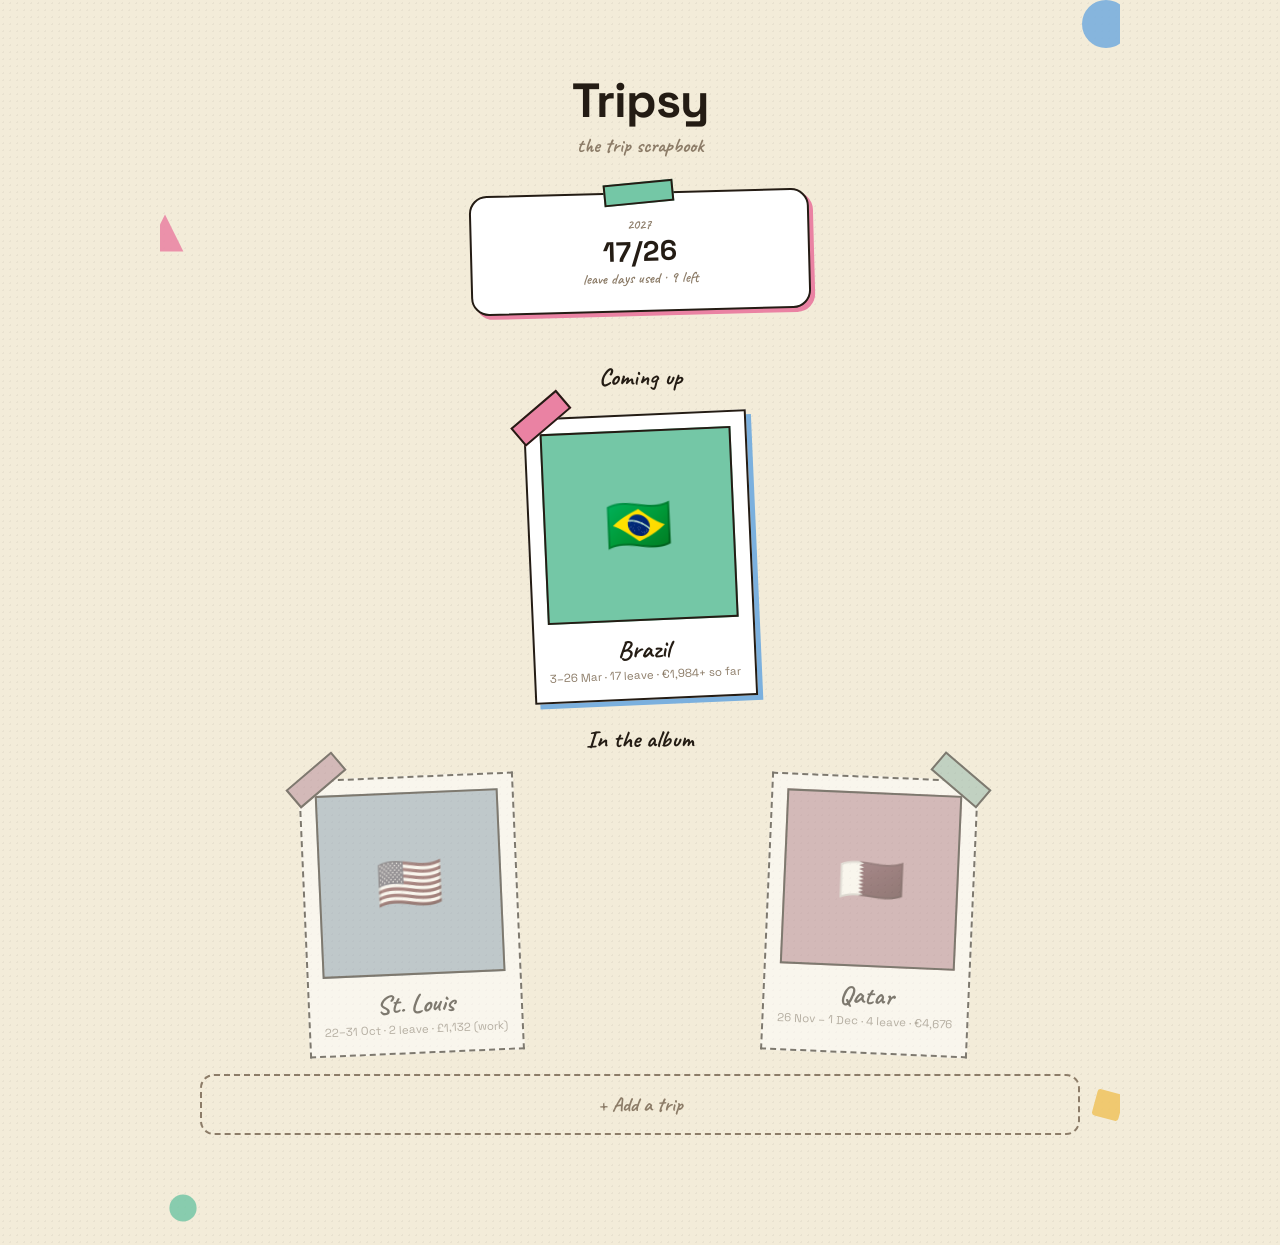
<file: index.html>
<!DOCTYPE html>
<html lang="en">
<head>
<meta charset="UTF-8">
<meta name="viewport" content="width=device-width, initial-scale=1.0">
<title>Tripsy</title>
<link rel="icon" type="image/svg+xml" href="favicon.svg">
<link rel="icon" type="image/png" sizes="32x32" href="favicon-32.png">
<link rel="icon" type="image/png" sizes="16x16" href="favicon-16.png">
<link rel="apple-touch-icon" href="apple-touch-icon.png">
<link rel="preconnect" href="https://fonts.googleapis.com">
<link href="https://fonts.googleapis.com/css2?family=Caveat:wght@600;700&family=Space+Grotesk:wght@500;700&display=swap" rel="stylesheet">
<style>
  :root{ --pink:#EA82A3; --mint:#74C7A6; --yellow:#F0C665; --sky:#7BB0DE; --ink:#241C14; --muted:#8C7C68; }
  *{box-sizing:border-box;}
  body{
    margin:0; background:#F3ECD9; background-image:radial-gradient(circle, rgba(0,0,0,0.045) 1px, transparent 1px);
    background-size:7px 7px; color:var(--ink); font-family:'Space Grotesk',-apple-system,sans-serif; overflow-x:hidden;
  }
  a{ color:inherit; }
  .wrap{ max-width:560px; margin:0 auto; padding:40px 18px 80px; position:relative; }
  @media (min-width:480px){ .wrap{ padding:46px 22px 90px; } }
  @media (min-width:860px){ .wrap{ max-width:960px; padding:70px 40px 110px; } }
  @media (min-width:1300px){ .wrap{ max-width:1120px; } }

  .confetti{ position:absolute; inset:0; z-index:0; pointer-events:none; overflow:hidden; }
  .confetti svg{ position:absolute; }

  header{ position:relative; z-index:1; text-align:center; margin-bottom:8px; }
  h1{ font-size:34px; font-weight:700; margin:0; letter-spacing:-1px; }
  @media (min-width:480px){ h1{ font-size:38px; } }
  @media (min-width:860px){ h1{ font-size:48px; } }
  p.sub{ font-family:'Caveat',cursive; font-weight:700; font-size:19px; color:var(--muted); margin:2px 0 30px; }
  @media (min-width:480px){ p.sub{ font-size:20px; margin-bottom:34px; } }

  .totalnote{
    background:#fff; border:2px solid var(--ink); border-radius:18px; padding:18px 22px; max-width:300px;
    margin:0 auto 20px; text-align:center; position:relative; z-index:1;
  }
  .totalnote:last-of-type{ margin-bottom:40px; }
  @media (min-width:860px){ .totalnote{ max-width:340px; padding:22px 26px; } .totalnote:last-of-type{ margin-bottom:50px; } }
  .totalnote:nth-of-type(odd){ transform:rotate(-1.5deg); box-shadow:4px 4px 0 var(--pink); }
  .totalnote:nth-of-type(even){ transform:rotate(1.5deg); box-shadow:4px 4px 0 var(--sky); }
  .totalnote .tape{ position:absolute; top:-12px; left:50%; transform:translateX(-50%) rotate(-4deg); width:70px; height:22px;
    border:2px solid var(--ink); z-index:2; }
  .totalnote:nth-of-type(odd) .tape{ background:var(--mint); }
  .totalnote:nth-of-type(even) .tape{ background:var(--yellow); }
  .totalnote .yr{ font-family:'Caveat',cursive; font-weight:600; font-size:14px; color:var(--muted); }
  .totalnote .num{ font-family:'Space Grotesk',sans-serif; font-weight:700; font-size:28px; }
  .totalnote .lbl{ font-family:'Caveat',cursive; font-weight:600; font-size:15px; color:var(--muted); }

  .section-label{ font-family:'Caveat',cursive; font-weight:700; font-size:21px; text-align:center; margin:8px 0 20px; position:relative; z-index:1; }
  @media (min-width:860px){ .section-label{ font-size:24px; margin:10px 0 22px; } }

  #upcoming, #past{ position:relative; z-index:1; }
  @media (min-width:860px){
    #upcoming, #past{ display:grid; grid-template-columns:repeat(2, 1fr); gap:16px 36px; align-items:stretch; }
    /* an odd one out (last child, odd position) spans both columns but stays card-width, centered */
    #upcoming .polaroid:last-child:nth-child(odd),
    #past .polaroid:last-child:nth-child(odd){ grid-column:1 / -1; justify-self:center; }
  }

  .polaroid{
    background:#fff; border:2px solid var(--ink); padding:14px 14px 16px; margin:0 auto 46px; max-width:280px;
    position:relative; z-index:1; text-decoration:none; color:var(--ink); display:flex; flex-direction:column;
  }
  @media (min-width:860px){ .polaroid{ margin:0 auto 14px; max-width:300px; } }
  .polaroid:nth-child(odd){ transform:rotate(-2.5deg); box-shadow:5px 5px 0 var(--sky); }
  .polaroid:nth-child(even){ transform:rotate(2.5deg); box-shadow:5px 5px 0 var(--yellow); }
  .polaroid .tapecorner{ position:absolute; top:-14px; width:60px; height:24px; border:2px solid var(--ink); z-index:2; }
  .polaroid:nth-child(odd) .tapecorner{ left:-14px; background:var(--pink); transform:rotate(-38deg); }
  .polaroid:nth-child(even) .tapecorner{ right:-14px; background:var(--mint); transform:rotate(38deg); }
  .polaroid .photo{ width:100%; aspect-ratio:1/1; flex:none; display:flex; align-items:center; justify-content:center; font-size:50px; border:2px solid var(--ink); }
  @media (min-width:480px){ .polaroid .photo{ font-size:54px; } }
  .polaroid.brazil .photo{ background:var(--mint); }
  .polaroid.bali .photo{ background:var(--yellow); }
  .polaroid.pink .photo{ background:var(--pink); }
  .polaroid.sky .photo{ background:var(--sky); }
  .polaroid .cap{ font-family:'Caveat',cursive; font-weight:700; text-align:center; font-size:24px; margin-top:12px; }
  @media (min-width:480px){ .polaroid .cap{ font-size:26px; } }
  .polaroid .meta{ text-align:center; font-size:11.5px; color:var(--muted); margin-top:2px; font-family:'Space Grotesk',sans-serif; }
  .polaroid.archived{ box-shadow:none !important; opacity:0.55; filter:grayscale(0.6); border-style:dashed; }

  .empty-note{ font-family:'Caveat',cursive; font-size:16px; color:var(--muted); text-align:center; margin-bottom:24px; position:relative; z-index:1; grid-column:1/-1; }

  .addtrip{
    display:block; text-align:center; font-family:'Caveat',cursive; font-weight:700; font-size:20px;
    color:var(--muted); text-decoration:none; border:2px dashed var(--muted); border-radius:14px;
    padding:16px; margin-top:6px; position:relative; z-index:1;
  }
</style>
</head>
<body>
<div class="wrap">
  <div class="confetti">
    <svg width="60" height="60" style="top:-6px; right:-16px;" viewBox="0 0 100 100"><circle cx="50" cy="50" r="40" style="fill:var(--sky);" opacity="0.9"/></svg>
    <svg width="46" height="46" style="top:210px; left:-18px;" viewBox="0 0 100 100"><polygon points="50,10 90,90 10,90" style="fill:var(--pink);" opacity="0.85"/></svg>
    <svg width="40" height="40" style="bottom:120px; right:-8px;" viewBox="0 0 100 100"><rect x="16" y="16" width="68" height="68" rx="8" style="fill:var(--yellow);" transform="rotate(15 50 50)" opacity="0.9"/></svg>
    <svg width="34" height="34" style="bottom:20px; left:6px;" viewBox="0 0 100 100"><circle cx="50" cy="50" r="40" style="fill:var(--mint);" opacity="0.85"/></svg>
  </div>

  <header>
    <h1>Tripsy</h1>
    <p class="sub">the trip scrapbook</p>
  </header>

  <div id="year-boxes"></div>

  <div class="section-label">Coming up</div>
  <div id="upcoming"></div>
  <div class="section-label">In the album</div>
  <div id="past"></div>

  <a href="add-trip.html" class="addtrip">+ Add a trip</a>
</div>
<script>
  function cardHtml(t, archived){
    return '<a class="polaroid ' + t.theme + (archived ? ' archived' : '') + '" href="trips/' + t.slug + '.html">' +
      '<div class="tapecorner"></div>' +
      '<div class="photo">' + t.flag + '</div><div class="cap">' + t.name + '</div><div class="meta">' + t.meta + '</div>' +
      '</a>';
  }

  fetch('trips.json')
    .then(function(r){ return r.json(); })
    .then(function(trips){
      var today = new Date(); today.setHours(0, 0, 0, 0);
      var upcomingEl = document.getElementById('upcoming'), pastEl = document.getElementById('past');
      var upcoming = [], past = [];
      trips.forEach(function(t){ (new Date(t.end) < today ? past : upcoming).push(t); });

      upcomingEl.innerHTML = upcoming.length
        ? upcoming.map(function(t){ return cardHtml(t, false); }).join('')
        : '<div class="empty-note">Nothing pinned up yet.</div>';

      pastEl.innerHTML = past.length
        ? past.map(function(t){ return cardHtml(t, true); }).join('')
        : '<div class="empty-note">Empty page, for now &mdash; trips move here on their own once the return date has passed.</div>';

      var byYear = {};
      upcoming.forEach(function(t){ (byYear[t.year] = byYear[t.year] || []).push(t.leave); });
      var boxesEl = document.getElementById('year-boxes');
      Object.keys(byYear).sort().forEach(function(year){
        var total = byYear[year].reduce(function(a, b){ return a + b; }, 0);
        var rest = 26 - total;
        var restLabel = rest >= 0 ? (rest + ' left') : (Math.abs(rest) + ' over');
        var box = document.createElement('div');
        box.className = 'totalnote';
        box.innerHTML =
          '<div class="tape"></div>' +
          '<div class="yr">' + year + '</div>' +
          '<div class="num">' + total + '/26</div>' +
          '<div class="lbl">leave days used &middot; ' + restLabel + '</div>';
        boxesEl.appendChild(box);
      });
    })
    .catch(function(){
      document.getElementById('upcoming').innerHTML = '<div class="empty-note">Couldn\'t load the trip list &mdash; try refreshing.</div>';
    });
</script>
</body>
</html>
</file>
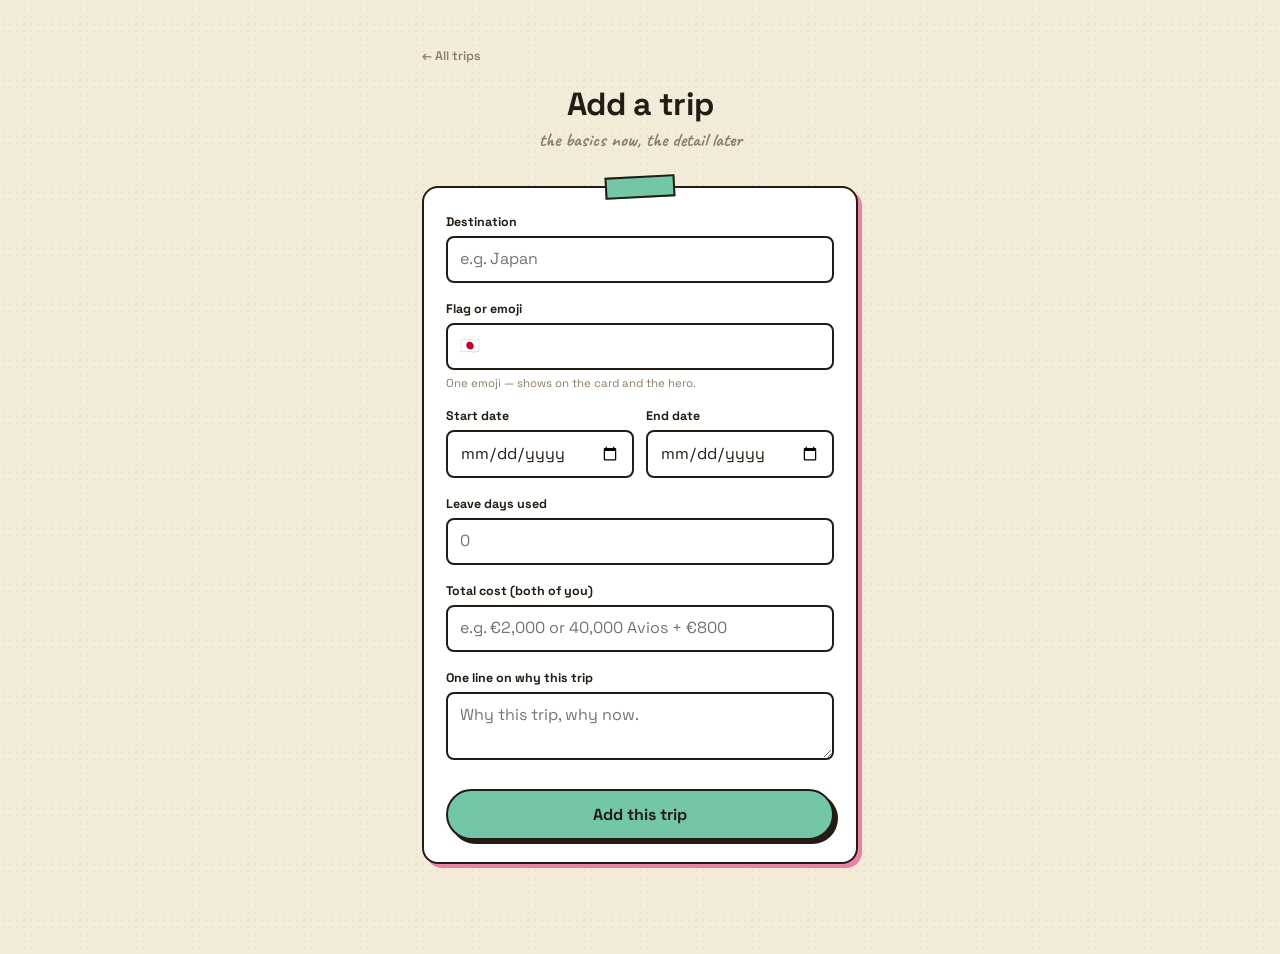
<file: add-trip.html>
<!DOCTYPE html>
<html lang="en">
<head>
<meta charset="UTF-8">
<meta name="viewport" content="width=device-width, initial-scale=1.0">
<title>Tripsy · Add a trip</title>
<link rel="icon" type="image/svg+xml" href="favicon.svg">
<link rel="icon" type="image/png" sizes="32x32" href="favicon-32.png">
<link rel="icon" type="image/png" sizes="16x16" href="favicon-16.png">
<link rel="apple-touch-icon" href="apple-touch-icon.png">
<link rel="preconnect" href="https://fonts.googleapis.com">
<link href="https://fonts.googleapis.com/css2?family=Caveat:wght@600;700&family=Space+Grotesk:wght@500;700&display=swap" rel="stylesheet">
<style>
  :root{ --pink:#EA82A3; --mint:#74C7A6; --yellow:#F0C665; --sky:#7BB0DE; --ink:#241C14; --muted:#8C7C68; }
  *{box-sizing:border-box;}
  body{
    margin:0; background:#F3ECD9; background-image:radial-gradient(circle, rgba(0,0,0,0.045) 1px, transparent 1px);
    background-size:7px 7px; color:var(--ink); font-family:'Space Grotesk',-apple-system,sans-serif;
  }
  a{ color:inherit; }
  .wrap{ max-width:480px; margin:0 auto; padding:44px 22px 90px; }
  .back{ display:inline-block; font-size:12.5px; color:var(--muted); font-weight:600; text-decoration:none; margin-bottom:20px; }
  h1{ font-size:32px; font-weight:700; margin:0 0 4px; letter-spacing:-0.5px; text-align:center; }
  p.sub{ font-family:'Caveat',cursive; font-weight:700; font-size:19px; color:var(--muted); margin:2px 0 34px; text-align:center; }

  .card{
    background:#fff; border:2px solid var(--ink); border-radius:16px; padding:26px 22px 22px;
    box-shadow:4px 4px 0 var(--pink); position:relative;
  }
  .card .tape{
    position:absolute; top:-12px; left:50%; transform:translateX(-50%) rotate(-3deg);
    width:70px; height:22px; background:var(--mint); border:2px solid var(--ink); z-index:2;
  }

  /* every field group gets the exact same top spacing, no exceptions to remember */
  .field{ margin-top:18px; }
  .field:first-child{ margin-top:0; }
  label{ display:block; font-size:12.5px; font-weight:700; margin-bottom:6px; }

  input, textarea{
    width:100%; min-width:0; font-family:'Space Grotesk',sans-serif; font-size:16px; padding:11px 12px;
    border:2px solid var(--ink); border-radius:8px; background:#fff; color:var(--ink); line-height:1.3;
  }
  textarea{ resize:vertical; }
  input:focus, textarea:focus{ outline:2px solid var(--sky); outline-offset:1px; }

  .row2{ display:flex; gap:12px; }
  .row2 > div{ flex:1 1 0; min-width:0; }
  .hint{ font-size:11.5px; color:var(--muted); margin-top:6px; }

  button.submit{
    margin-top:24px; width:100%; background:var(--mint); border:2px solid var(--ink); color:var(--ink);
    font-family:'Space Grotesk',sans-serif; font-size:16px; font-weight:700; padding:13px 20px;
    border-radius:30px; cursor:pointer; box-shadow:4px 4px 0 var(--ink);
  }
  button.submit:disabled{ opacity:0.6; cursor:default; }

  .msg{ margin-top:16px; font-size:13px; padding:12px 14px; border-radius:10px; border:2px solid var(--ink); display:none; }
  .msg.ok{ background:var(--mint); }
  .msg.err{ background:var(--pink); }
  .msg a{ text-decoration:underline; font-weight:700; }
</style>
</head>
<body>
<div class="wrap">
  <a class="back" href="index.html">&larr; All trips</a>
  <h1>Add a trip</h1>
  <p class="sub">the basics now, the detail later</p>

  <div class="card">
    <div class="tape"></div>
    <form id="tripform">
      <div class="field">
        <label for="name">Destination</label>
        <input id="name" required placeholder="e.g. Japan">
      </div>

      <div class="field">
        <label for="flag">Flag or emoji</label>
        <input id="flag" placeholder="🇯🇵" maxlength="8">
        <div class="hint">One emoji &mdash; shows on the card and the hero.</div>
      </div>

      <div class="field row2">
        <div>
          <label for="startDate">Start date</label>
          <input id="startDate" type="date" required>
        </div>
        <div>
          <label for="endDate">End date</label>
          <input id="endDate" type="date" required>
        </div>
      </div>

      <div class="field">
        <label for="leaveDays">Leave days used</label>
        <input id="leaveDays" type="number" min="0" step="1" placeholder="0">
      </div>

      <div class="field">
        <label for="totalCost">Total cost (both of you)</label>
        <input id="totalCost" placeholder="e.g. €2,000 or 40,000 Avios + €800">
      </div>

      <div class="field">
        <label for="pitch">One line on why this trip</label>
        <textarea id="pitch" rows="2" placeholder="Why this trip, why now."></textarea>
      </div>

      <button class="submit" type="submit">Add this trip</button>
    </form>
    <div class="msg" id="msg"></div>
  </div>
</div>
<script>
  document.getElementById('tripform').addEventListener('submit', async function(e){
    e.preventDefault();
    var btn = e.target.querySelector('button.submit');
    var msg = document.getElementById('msg');
    btn.disabled = true; btn.textContent = 'Adding\u2026';
    msg.style.display = 'none';

    var payload = {
      name: document.getElementById('name').value,
      flag: document.getElementById('flag').value,
      startDate: document.getElementById('startDate').value,
      endDate: document.getElementById('endDate').value,
      leaveDays: document.getElementById('leaveDays').value,
      totalCost: document.getElementById('totalCost').value,
      pitch: document.getElementById('pitch').value
    };

    try {
      var r = await fetch('/api/add-trip', {
        method: 'POST',
        headers: { 'Content-Type': 'application/json' },
        body: JSON.stringify(payload)
      });
      var data = await r.json();
      if (!r.ok) throw new Error(data.error || 'Something went wrong.');

      msg.className = 'msg ok';
      msg.innerHTML = '<strong>' + payload.name + '</strong> is on the site. It can take up to a minute to go live while it redeploys. <a href="trips/' + data.slug + '.html">Open it</a> or <a href="index.html">go back to all trips</a>.';
      msg.style.display = 'block';
      e.target.reset();
    } catch (err) {
      msg.className = 'msg err';
      msg.textContent = err.message;
      msg.style.display = 'block';
    } finally {
      btn.disabled = false; btn.textContent = 'Add this trip';
    }
  });
</script>
</body>
</html>
</file>
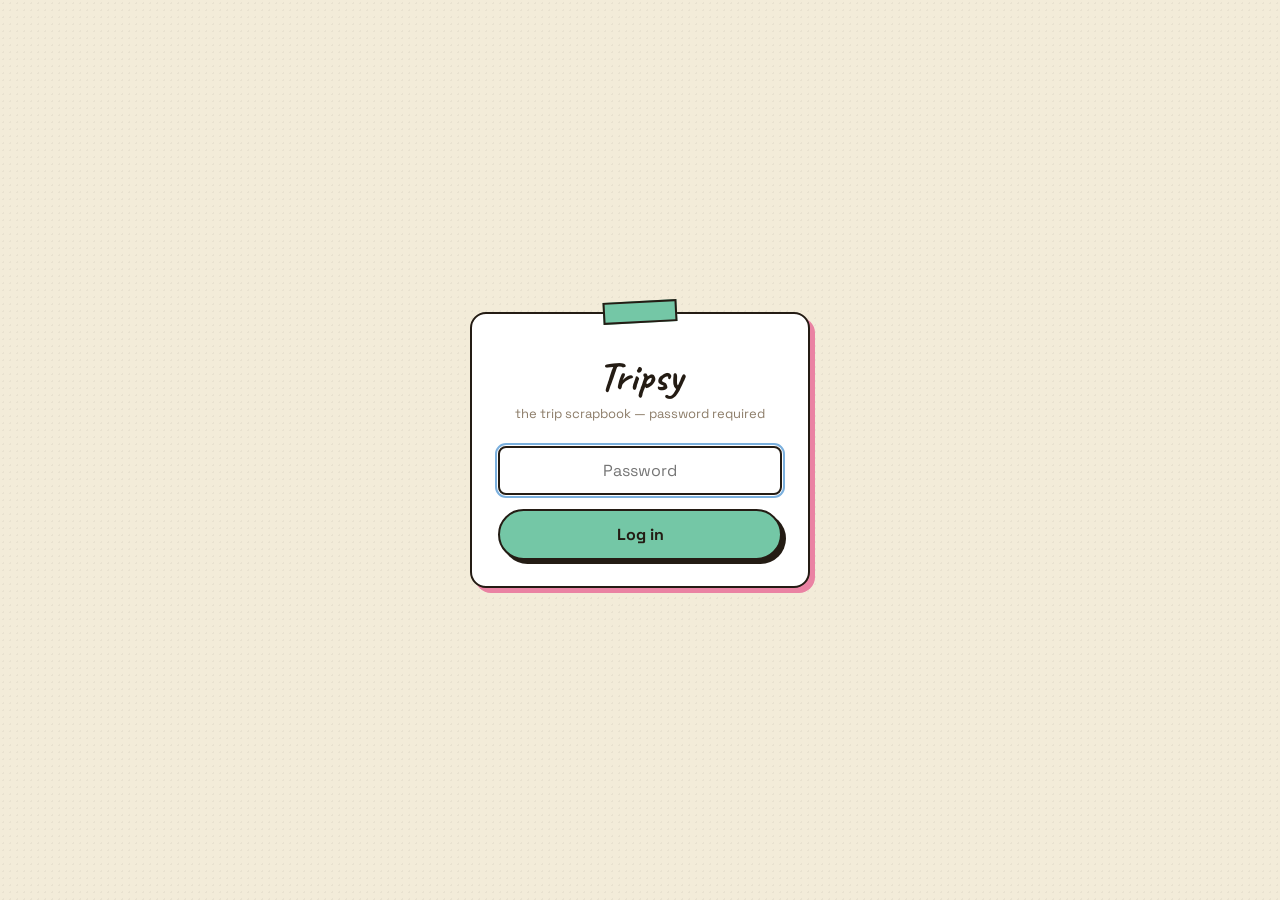
<file: login.html>
<!DOCTYPE html>
<html lang="en">
<head>
<meta charset="UTF-8">
<meta name="viewport" content="width=device-width, initial-scale=1.0">
<title>Tripsy &middot; Log in</title>
<link rel="preconnect" href="https://fonts.googleapis.com">
<link href="https://fonts.googleapis.com/css2?family=Caveat:wght@600;700&family=Space+Grotesk:wght@500;700&display=swap" rel="stylesheet">
<link rel="icon" type="image/svg+xml" href="favicon.svg">
<link rel="icon" type="image/png" sizes="32x32" href="favicon-32.png">
<link rel="apple-touch-icon" href="apple-touch-icon.png">
<style>
  :root{ --pink:#EA82A3; --mint:#74C7A6; --yellow:#F0C665; --sky:#7BB0DE; --ink:#241C14; --muted:#8C7C68; }
  *{box-sizing:border-box;}
  body{
    margin:0; min-height:100vh; display:flex; align-items:center; justify-content:center;
    background:#F3ECD9; background-image:radial-gradient(circle, rgba(0,0,0,0.045) 1px, transparent 1px);
    background-size:7px 7px; color:var(--ink); font-family:'Space Grotesk',-apple-system,sans-serif; padding:22px;
  }
  .card{
    background:#fff; border:2px solid var(--ink); border-radius:16px; padding:32px 26px 26px;
    max-width:340px; width:100%; box-shadow:5px 5px 0 var(--pink); position:relative; text-align:center;
  }
  .tape{
    position:absolute; top:-13px; left:50%; transform:translateX(-50%) rotate(-3deg);
    width:74px; height:22px; background:var(--mint); border:2px solid var(--ink);
  }
  h1{ font-family:'Caveat',cursive; font-size:42px; font-weight:700; margin:4px 0 2px; }
  p.sub{ font-size:13px; color:var(--muted); margin:0 0 24px; }
  input{
    width:100%; font-family:'Space Grotesk',sans-serif; font-size:16px; padding:12px 14px;
    border:2px solid var(--ink); border-radius:8px; text-align:center; background:#fff; color:var(--ink);
  }
  input:focus{ outline:2px solid var(--sky); outline-offset:1px; }
  button{
    margin-top:14px; width:100%; background:var(--mint); border:2px solid var(--ink); color:var(--ink);
    font-family:'Space Grotesk',sans-serif; font-size:16px; font-weight:700; padding:13px 18px;
    border-radius:30px; cursor:pointer; box-shadow:4px 4px 0 var(--ink);
  }
  button:disabled{ opacity:0.6; cursor:default; }
  .err{
    margin-top:14px; font-size:12.5px; color:var(--ink); background:var(--pink);
    border:2px solid var(--ink); border-radius:8px; padding:8px 10px; display:none;
  }
</style>
</head>
<body>
  <div class="card">
    <div class="tape"></div>
    <h1>Tripsy</h1>
    <p class="sub">the trip scrapbook &mdash; password required</p>
    <form id="loginform">
      <input id="password" type="password" placeholder="Password" required autofocus autocomplete="current-password">
      <button type="submit">Log in</button>
    </form>
    <div class="err" id="err"></div>
  </div>
<script>
  document.getElementById('loginform').addEventListener('submit', async function(e){
    e.preventDefault();
    var btn = e.target.querySelector('button');
    var err = document.getElementById('err');
    btn.disabled = true; btn.textContent = 'Checking\u2026';
    err.style.display = 'none';
    try {
      var r = await fetch('/api/login', {
        method: 'POST',
        headers: { 'Content-Type': 'application/json' },
        body: JSON.stringify({ password: document.getElementById('password').value })
      });
      var data = await r.json();
      if (!r.ok) throw new Error(data.error || 'Wrong password.');

      var params = new URLSearchParams(window.location.search);
      var redirect = params.get('redirect') || '/index.html';
      if (!redirect.startsWith('/') || redirect.startsWith('//')) redirect = '/index.html';
      window.location.href = redirect;
    } catch (ex) {
      err.textContent = ex.message;
      err.style.display = 'block';
      btn.disabled = false; btn.textContent = 'Log in';
    }
  });
</script>
</body>
</html>
</file>
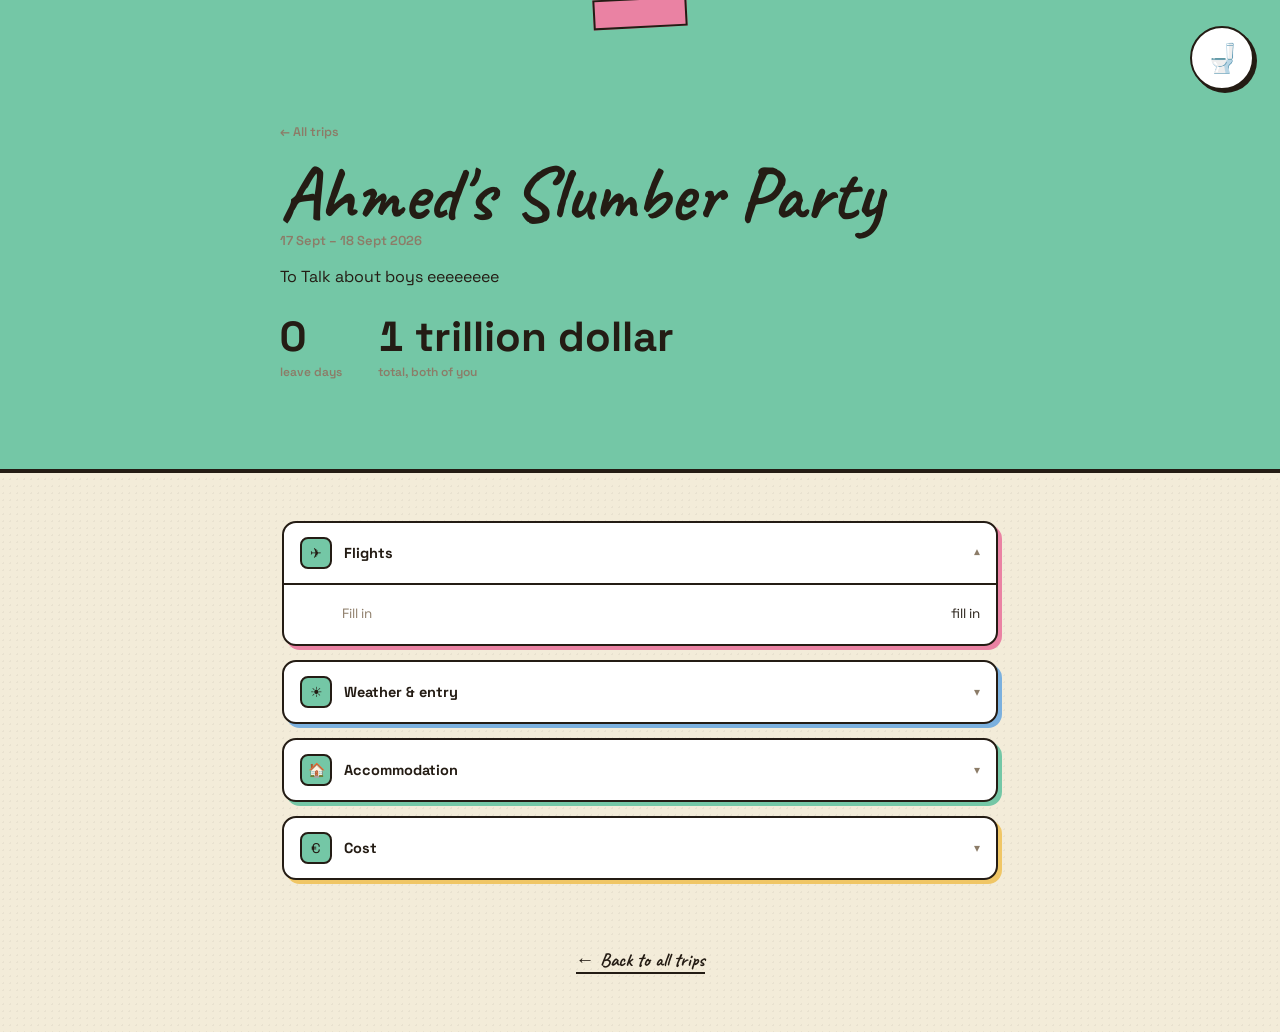
<file: trips/2026-ahmed-s-slumber-party.html>
<!DOCTYPE html>
<html lang="en">
<head>
<meta charset="UTF-8">
<meta name="viewport" content="width=device-width, initial-scale=1.0">
<title>Tripsy · Ahmed's Slumber Party</title>
<link rel="icon" type="image/svg+xml" href="../favicon.svg">
<link rel="icon" type="image/png" sizes="32x32" href="../favicon-32.png">
<link rel="icon" type="image/png" sizes="16x16" href="../favicon-16.png">
<link rel="apple-touch-icon" href="../apple-touch-icon.png">
<link rel="stylesheet" href="../style.css">
</head>
<body class="brazil-page">

<div class="hero brazil">
  <span class="mark">🚽</span>
  <div class="hero-inner">
    <a class="back" href="../index.html">&larr; All trips</a>
    <span class="flag">🚽</span>
    <h1>Ahmed's Slumber Party</h1>
    <div class="dates">17 Sept – 18 Sept 2026</div>
    <p class="pitch">To Talk about boys eeeeeeee</p>
    <div class="heroes">
      <div><div class="num">0</div><div class="lbl">leave days</div></div>
      <div><div class="num">1 trillion dollar</div><div class="lbl">total, both of you</div></div>
    </div>
  </div>
</div>

<div class="page">

  <!-- Quick-added from the app with just the basics. Flesh out each
       accordion below the same way the other trips were built —
       ask Claude to fill these in with the real details, including
       a .leg-price line under every flight leg. -->

  <div class="acc open">
    <div class="acc-head" onclick="this.parentElement.classList.toggle('open')">
      <span class="chip">&#9992;</span><span class="t">Flights</span><span class="chev">&#9662;</span>
    </div>
    <div class="acc-body"><div class="acc-body-inner">
      <div class="kv"><span class="k">Fill in</span><span>fill in</span></div>
    </div></div>
  </div>

  <div class="acc">
    <div class="acc-head" onclick="this.parentElement.classList.toggle('open')">
      <span class="chip">&#9728;</span><span class="t">Weather &amp; entry</span><span class="chev">&#9662;</span>
    </div>
    <div class="acc-body"><div class="acc-body-inner">
      <div class="kv"><span class="k">Fill in</span><span>fill in</span></div>
    </div></div>
  </div>

  <div class="acc">
    <div class="acc-head" onclick="this.parentElement.classList.toggle('open')">
      <span class="chip">&#127968;</span><span class="t">Accommodation</span><span class="chev">&#9662;</span>
    </div>
    <div class="acc-body"><div class="acc-body-inner">
      <div class="kv"><span class="k">Fill in</span><span>fill in</span></div>
      <div class="kv pop"><span class="k">Total</span><span>€0</span></div>
    </div></div>
  </div>

  <div class="acc">
    <div class="acc-head" onclick="this.parentElement.classList.toggle('open')">
      <span class="chip">&#8364;</span><span class="t">Cost</span><span class="chev">&#9662;</span>
    </div>
    <div class="acc-body"><div class="acc-body-inner">
      <div class="kv pop total-row"><span class="k">Trip total</span><span>1 trillion dollar</span></div>
    </div></div>
  </div>

</div>

<div class="tripfoot"><a href="../index.html">&larr; Back to all trips</a></div>

</body>
</html>
</file>
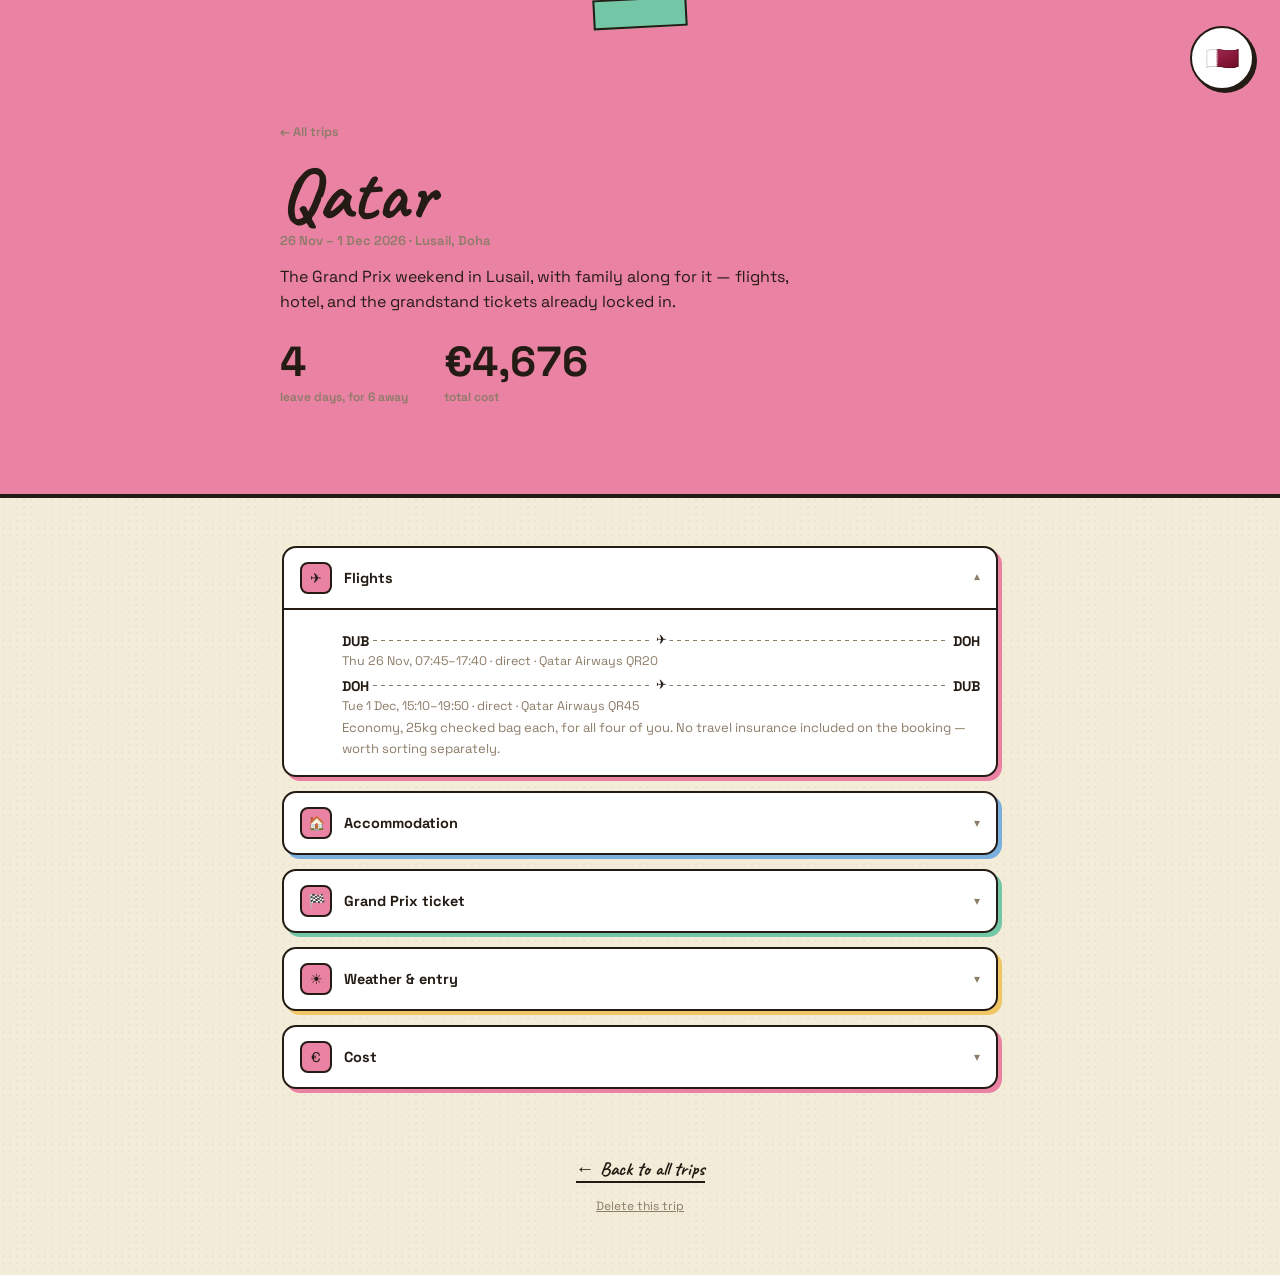
<file: trips/2026-qatar.html>
<!DOCTYPE html>
<html lang="en">
<head>
<meta charset="UTF-8">
<meta name="viewport" content="width=device-width, initial-scale=1.0">
<title>Tripsy · Qatar 2026</title>
<link rel="icon" type="image/svg+xml" href="../favicon.svg">
<link rel="icon" type="image/png" sizes="32x32" href="../favicon-32.png">
<link rel="icon" type="image/png" sizes="16x16" href="../favicon-16.png">
<link rel="apple-touch-icon" href="../apple-touch-icon.png">
<link rel="stylesheet" href="../style.css">
</head>
<body class="pink-page">

<div class="hero pink">
  <span class="mark">🇶🇦</span>
  <div class="hero-inner">
    <a class="back" href="../index.html">&larr; All trips</a>
    <span class="flag">🇶🇦</span>
    <h1>Qatar</h1>
    <div class="dates">26 Nov &ndash; 1 Dec 2026 &middot; Lusail, Doha</div>
    <p class="pitch">The Grand Prix weekend in Lusail, with family along for it &mdash; flights, hotel, and the grandstand tickets already locked in.</p>
    <div class="heroes">
      <div><div class="num">4</div><div class="lbl">leave days, for 6 away</div></div>
      <div><div class="num">€4,676</div><div class="lbl">total cost</div></div>
    </div>
  </div>
</div>

<div class="page">

  <div class="acc open">
    <div class="acc-head" onclick="this.parentElement.classList.toggle('open')">
      <span class="chip">&#9992;</span><span class="t">Flights</span><span class="chev">&#9662;</span>
    </div>
    <div class="acc-body"><div class="acc-body-inner">
      <div class="route-line"><div class="pt">DUB</div><div class="dots"><span class="p">&#9992;</span></div><div class="pt">DOH</div></div>
      <div class="leg-meta">Thu 26 Nov, 07:45&ndash;17:40 &middot; direct &middot; Qatar Airways QR20</div>
      <div class="route-line"><div class="pt">DOH</div><div class="dots"><span class="p">&#9992;</span></div><div class="pt">DUB</div></div>
      <div class="leg-meta">Tue 1 Dec, 15:10&ndash;19:50 &middot; direct &middot; Qatar Airways QR45</div>
      <p class="plain">Economy, 25kg checked bag each, for all four of you. No travel insurance included on the booking &mdash; worth sorting separately.</p>
    </div></div>
  </div>

  <div class="acc">
    <div class="acc-head" onclick="this.parentElement.classList.toggle('open')">
      <span class="chip">&#127968;</span><span class="t">Accommodation</span><span class="chev">&#9662;</span>
    </div>
    <div class="acc-body"><div class="acc-body-inner">
      <div class="kv"><span class="k">Waterfront Hotel Apartments, Lusail</span><span>2 Deluxe Rooms</span></div>
      <div class="kv"><span class="k">Board</span><span>Bed &amp; Breakfast</span></div>
      <div class="kv"><span class="k">Nights</span><span>5 (26 Nov &ndash; 1 Dec)</span></div>
    </div></div>
  </div>

  <div class="acc">
    <div class="acc-head" onclick="this.parentElement.classList.toggle('open')">
      <span class="chip">&#127937;</span><span class="t">Grand Prix ticket</span><span class="chev">&#9662;</span>
    </div>
    <div class="acc-body"><div class="acc-body-inner">
      <div class="kv"><span class="k">Ticket</span><span>Grandstand T16, 3-day</span></div>
      <div class="kv"><span class="k">Race day</span><span>Sun 29 Nov</span></div>
      <div class="kv"><span class="k">Tour window</span><span>27&ndash;29 Nov</span></div>
      <p class="plain">Booked non-refundable, all four of you on the one ticket group.</p>
    </div></div>
  </div>

  <div class="acc">
    <div class="acc-head" onclick="this.parentElement.classList.toggle('open')">
      <span class="chip">&#9728;</span><span class="t">Weather &amp; entry</span><span class="chev">&#9662;</span>
    </div>
    <div class="acc-body"><div class="acc-body-inner">
      <div class="kv"><span class="k">Doha, late Nov</span><span>26&ndash;29&deg;C days, cooler evenings, dry</span></div>
      <div class="kv"><span class="k">Entry</span><span>Free 30-day visa waiver on arrival, Irish passport</span></div>
      <p class="plain">Ireland's DFA currently rates Qatar at its second-highest travel warning level, citing an unpredictable regional security situation, with renewed strikes across the Gulf as recently as July 2026. Worth checking dfa.ie again closer to the date, since this has moved through the year.</p>
    </div></div>
  </div>

  <div class="acc">
    <div class="acc-head" onclick="this.parentElement.classList.toggle('open')">
      <span class="chip">&#8364;</span><span class="t">Cost</span><span class="chev">&#9662;</span>
    </div>
    <div class="acc-body"><div class="acc-body-inner">
      <p class="plain">Priced by Qatar Holidays as one package &mdash; flights, hotel, and the Grand Prix ticket together, not broken out separately on the invoice.</p>
      <div class="kv pop total-row"><span class="k">Trip total</span><span>€4,676</span></div>
      <div class="kv perperson"><span class="k">Per person (of 4)</span><span>€1,169</span></div>
    </div></div>
  </div>

</div>

<div class="tripfoot">
  <a href="../index.html">&larr; Back to all trips</a>
  <button class="delete-trip" onclick="deleteTrip('2026-qatar', 'Qatar')">Delete this trip</button>
</div>

<script>
function deleteTrip(slug, name){
  if (!confirm('Delete ' + name + '? This removes the page and its card on the home page. Can\'t be undone from here.')) return;
  fetch('/api/delete-trip', {
    method: 'POST',
    headers: { 'Content-Type': 'application/json' },
    body: JSON.stringify({ slug: slug })
  }).then(function(r){ return r.json().then(function(data){ return { ok: r.ok, data: data }; }); })
    .then(function(result){
      if (!result.ok) { alert(result.data.error || 'Something went wrong.'); return; }
      alert(name + " deleted. It can take up to a minute to disappear from the home page while it redeploys.");
      window.location.href = '../index.html';
    })
    .catch(function(err){ alert('Something went wrong: ' + err.message); });
}
</script>
</body>
</html>
</file>
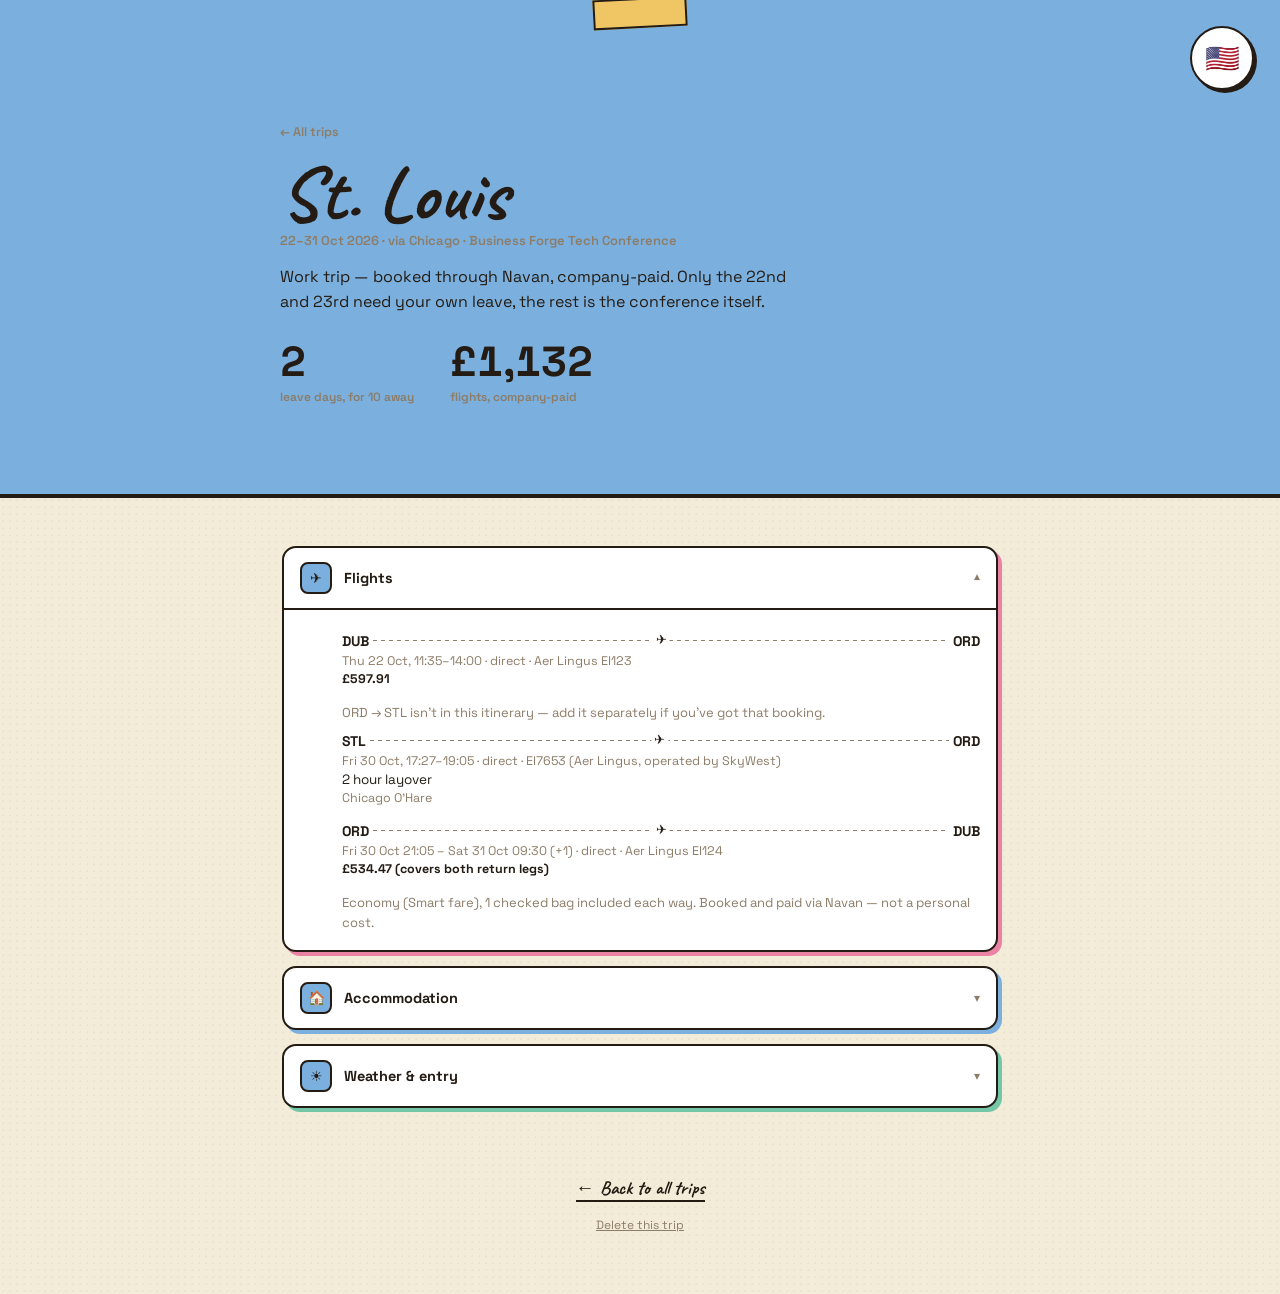
<file: trips/2026-st-louis.html>
<!DOCTYPE html>
<html lang="en">
<head>
<meta charset="UTF-8">
<meta name="viewport" content="width=device-width, initial-scale=1.0">
<title>Tripsy · St. Louis 2026</title>
<link rel="icon" type="image/svg+xml" href="../favicon.svg">
<link rel="icon" type="image/png" sizes="32x32" href="../favicon-32.png">
<link rel="icon" type="image/png" sizes="16x16" href="../favicon-16.png">
<link rel="apple-touch-icon" href="../apple-touch-icon.png">
<link rel="stylesheet" href="../style.css">
</head>
<body class="sky-page">

<div class="hero sky">
  <span class="mark">🇺🇸</span>
  <div class="hero-inner">
    <a class="back" href="../index.html">&larr; All trips</a>
    <span class="flag">🇺🇸</span>
    <h1>St. Louis</h1>
    <div class="dates">22&ndash;31 Oct 2026 &middot; via Chicago &middot; Business Forge Tech Conference</div>
    <p class="pitch">Work trip &mdash; booked through Navan, company-paid. Only the 22nd and 23rd need your own leave, the rest is the conference itself.</p>
    <div class="heroes">
      <div><div class="num">2</div><div class="lbl">leave days, for 10 away</div></div>
      <div><div class="num">£1,132</div><div class="lbl">flights, company-paid</div></div>
    </div>
  </div>
</div>

<div class="page">

  <div class="acc open">
    <div class="acc-head" onclick="this.parentElement.classList.toggle('open')">
      <span class="chip">&#9992;</span><span class="t">Flights</span><span class="chev">&#9662;</span>
    </div>
    <div class="acc-body"><div class="acc-body-inner">
      <div class="route-line"><div class="pt">DUB</div><div class="dots"><span class="p">&#9992;</span></div><div class="pt">ORD</div></div>
      <div class="leg-meta">Thu 22 Oct, 11:35&ndash;14:00 &middot; direct &middot; Aer Lingus EI123</div>
      <div class="leg-price">£597.91</div>
      <p class="plain">ORD &rarr; STL isn't in this itinerary &mdash; add it separately if you've got that booking.</p>
      <div class="route-line"><div class="pt">STL</div><div class="dots"><span class="p">&#9992;</span></div><div class="pt">ORD</div></div>
      <div class="leg-meta">Fri 30 Oct, 17:27&ndash;19:05 &middot; direct &middot; EI7653 (Aer Lingus, operated by SkyWest)</div>
      <div class="plainleg">2 hour layover<span>Chicago O'Hare</span></div>
      <div class="route-line"><div class="pt">ORD</div><div class="dots"><span class="p">&#9992;</span></div><div class="pt">DUB</div></div>
      <div class="leg-meta">Fri 30 Oct 21:05 &ndash; Sat 31 Oct 09:30 (+1) &middot; direct &middot; Aer Lingus EI124</div>
      <div class="leg-price">£534.47 (covers both return legs)</div>
      <p class="plain">Economy (Smart fare), 1 checked bag included each way. Booked and paid via Navan &mdash; not a personal cost.</p>
    </div></div>
  </div>

  <div class="acc">
    <div class="acc-head" onclick="this.parentElement.classList.toggle('open')">
      <span class="chip">&#127968;</span><span class="t">Accommodation</span><span class="chev">&#9662;</span>
    </div>
    <div class="acc-body"><div class="acc-body-inner">
      <p class="plain">Not in this itinerary &mdash; add it once the hotel's booked.</p>
    </div></div>
  </div>

  <div class="acc">
    <div class="acc-head" onclick="this.parentElement.classList.toggle('open')">
      <span class="chip">&#9728;</span><span class="t">Weather &amp; entry</span><span class="chev">&#9662;</span>
    </div>
    <div class="acc-body"><div class="acc-body-inner">
      <div class="kv"><span class="k">St. Louis, late Oct</span><span>highs ~17&deg;C, lows ~8&deg;C, some rain</span></div>
      <div class="kv"><span class="k">Entry</span><span>ESTA required, Irish passport &middot; $40.27, apply 72h+ ahead</span></div>
    </div></div>
  </div>

</div>

<div class="tripfoot">
  <a href="../index.html">&larr; Back to all trips</a>
  <button class="delete-trip" onclick="deleteTrip('2026-st-louis', 'St. Louis')">Delete this trip</button>
</div>

<script>
function deleteTrip(slug, name){
  if (!confirm('Delete ' + name + '? This removes the page and its card on the home page. Can\'t be undone from here.')) return;
  fetch('/api/delete-trip', {
    method: 'POST',
    headers: { 'Content-Type': 'application/json' },
    body: JSON.stringify({ slug: slug })
  }).then(function(r){ return r.json().then(function(data){ return { ok: r.ok, data: data }; }); })
    .then(function(result){
      if (!result.ok) { alert(result.data.error || 'Something went wrong.'); return; }
      alert(name + " deleted. It can take up to a minute to disappear from the home page while it redeploys.");
      window.location.href = '../index.html';
    })
    .catch(function(err){ alert('Something went wrong: ' + err.message); });
}
</script>
</body>
</html>
</file>
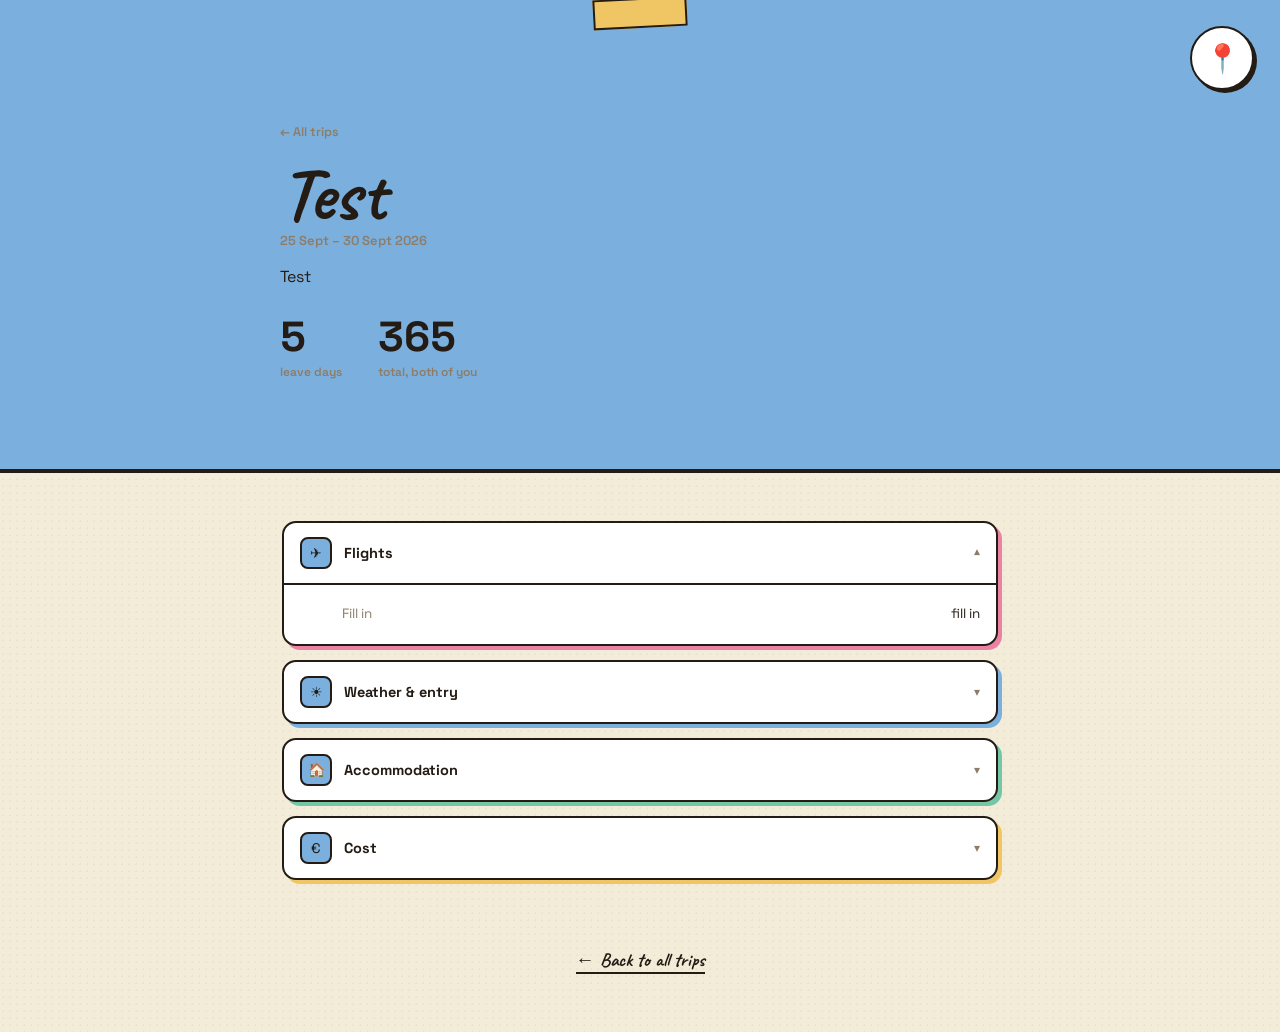
<file: trips/2026-test.html>
<!DOCTYPE html>
<html lang="en">
<head>
<meta charset="UTF-8">
<meta name="viewport" content="width=device-width, initial-scale=1.0">
<title>Test</title>
<link rel="stylesheet" href="../style.css">
</head>
<body class="sky-page">

<div class="hero sky">
  <span class="mark">📍</span>
  <div class="hero-inner">
    <a class="back" href="../index.html">&larr; All trips</a>
    <span class="flag">📍</span>
    <h1>Test</h1>
    <div class="dates">25 Sept – 30 Sept 2026</div>
    <p class="pitch">Test</p>
    <div class="heroes">
      <div><div class="num">5</div><div class="lbl">leave days</div></div>
      <div><div class="num">365</div><div class="lbl">total, both of you</div></div>
    </div>
  </div>
</div>

<div class="page">

  <!-- Quick-added from the app with just the basics. Flesh out each
       accordion below the same way the other trips were built —
       ask Claude to fill these in with the real details, including
       a .leg-price line under every flight leg. -->

  <div class="acc open">
    <div class="acc-head" onclick="this.parentElement.classList.toggle('open')">
      <span class="chip">&#9992;</span><span class="t">Flights</span><span class="chev">&#9662;</span>
    </div>
    <div class="acc-body"><div class="acc-body-inner">
      <div class="kv"><span class="k">Fill in</span><span>fill in</span></div>
    </div></div>
  </div>

  <div class="acc">
    <div class="acc-head" onclick="this.parentElement.classList.toggle('open')">
      <span class="chip">&#9728;</span><span class="t">Weather &amp; entry</span><span class="chev">&#9662;</span>
    </div>
    <div class="acc-body"><div class="acc-body-inner">
      <div class="kv"><span class="k">Fill in</span><span>fill in</span></div>
    </div></div>
  </div>

  <div class="acc">
    <div class="acc-head" onclick="this.parentElement.classList.toggle('open')">
      <span class="chip">&#127968;</span><span class="t">Accommodation</span><span class="chev">&#9662;</span>
    </div>
    <div class="acc-body"><div class="acc-body-inner">
      <div class="kv"><span class="k">Fill in</span><span>fill in</span></div>
      <div class="kv pop"><span class="k">Total</span><span>€0</span></div>
    </div></div>
  </div>

  <div class="acc">
    <div class="acc-head" onclick="this.parentElement.classList.toggle('open')">
      <span class="chip">&#8364;</span><span class="t">Cost</span><span class="chev">&#9662;</span>
    </div>
    <div class="acc-body"><div class="acc-body-inner">
      <div class="kv pop total-row"><span class="k">Trip total</span><span>365</span></div>
    </div></div>
  </div>

</div>

<div class="tripfoot"><a href="../index.html">&larr; Back to all trips</a></div>

</body>
</html>
</file>
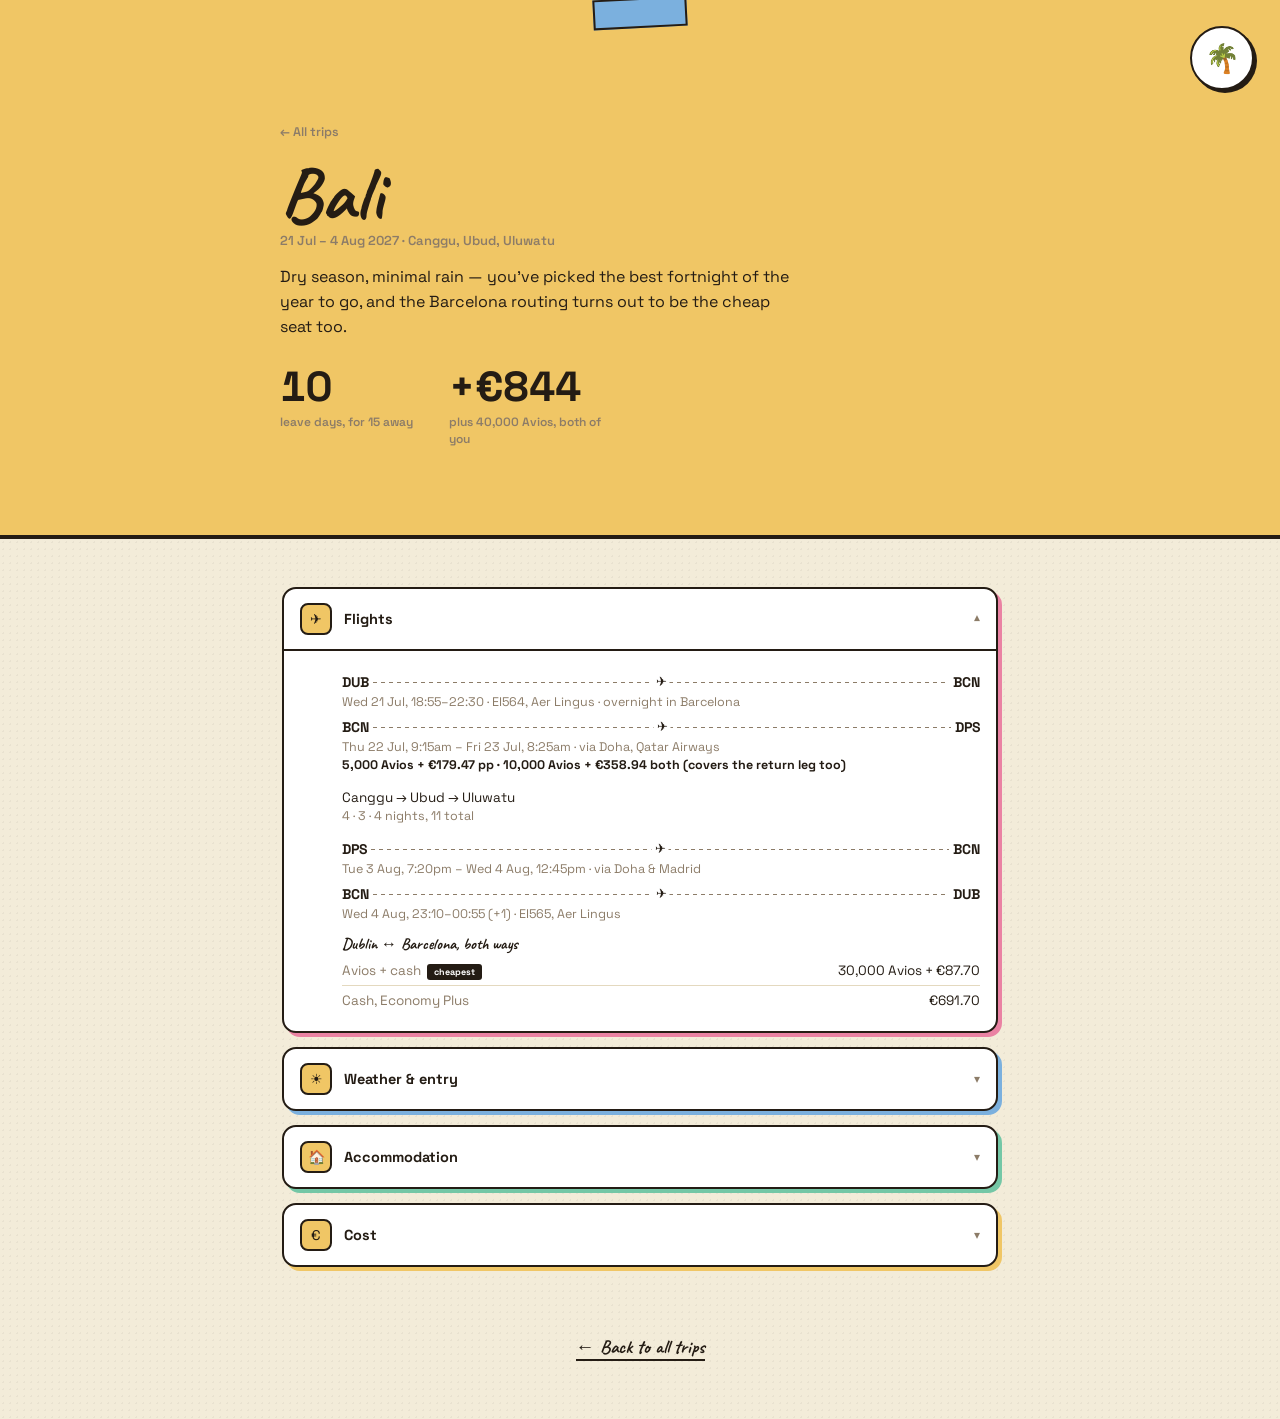
<file: trips/2027-bali.html>
<!DOCTYPE html>
<html lang="en">
<head>
<meta charset="UTF-8">
<meta name="viewport" content="width=device-width, initial-scale=1.0">
<title>Tripsy · Bali 2027</title>
<link rel="icon" type="image/svg+xml" href="../favicon.svg">
<link rel="icon" type="image/png" sizes="32x32" href="../favicon-32.png">
<link rel="icon" type="image/png" sizes="16x16" href="../favicon-16.png">
<link rel="apple-touch-icon" href="../apple-touch-icon.png">
<link rel="stylesheet" href="../style.css">
</head>
<body class="bali-page">

<div class="hero bali">
  <span class="mark">🌴</span>
  <div class="hero-inner">
    <a class="back" href="../index.html">&larr; All trips</a>
    <span class="flag">🌴</span>
    <h1>Bali</h1>
    <div class="dates">21 Jul &ndash; 4 Aug 2027 &middot; Canggu, Ubud, Uluwatu</div>
    <p class="pitch">Dry season, minimal rain &mdash; you've picked the best fortnight of the year to go, and the Barcelona routing turns out to be the cheap seat too.</p>
    <div class="heroes">
      <div><div class="num">10</div><div class="lbl">leave days, for 15 away</div></div>
      <div><div class="num">+€844</div><div class="lbl">plus 40,000 Avios, both of you</div></div>
    </div>
  </div>
</div>

<div class="page">

  <div class="acc open">
    <div class="acc-head" onclick="this.parentElement.classList.toggle('open')">
      <span class="chip">&#9992;</span><span class="t">Flights</span><span class="chev">&#9662;</span>
    </div>
    <div class="acc-body"><div class="acc-body-inner">
      <div class="route-line"><div class="pt">DUB</div><div class="dots"><span class="p">&#9992;</span></div><div class="pt">BCN</div></div>
      <div class="leg-meta">Wed 21 Jul, 18:55&ndash;22:30 &middot; EI564, Aer Lingus &middot; overnight in Barcelona</div>
      <div class="route-line"><div class="pt">BCN</div><div class="dots"><span class="p">&#9992;</span></div><div class="pt">DPS</div></div>
      <div class="leg-meta">Thu 22 Jul, 9:15am &ndash; Fri 23 Jul, 8:25am &middot; via Doha, Qatar Airways</div>
      <div class="leg-price">5,000 Avios + €179.47 pp &middot; 10,000 Avios + €358.94 both (covers the return leg too)</div>
      <div class="plainleg">Canggu &rarr; Ubud &rarr; Uluwatu<span>4 &middot; 3 &middot; 4 nights, 11 total</span></div>
      <div class="route-line"><div class="pt">DPS</div><div class="dots"><span class="p">&#9992;</span></div><div class="pt">BCN</div></div>
      <div class="leg-meta">Tue 3 Aug, 7:20pm &ndash; Wed 4 Aug, 12:45pm &middot; via Doha &amp; Madrid</div>
      <div class="route-line"><div class="pt">BCN</div><div class="dots"><span class="p">&#9992;</span></div><div class="pt">DUB</div></div>
      <div class="leg-meta">Wed 4 Aug, 23:10&ndash;00:55 (+1) &middot; EI565, Aer Lingus</div>
      <div class="cost-title" style="margin-top:12px;">Dublin &harr; Barcelona, both ways</div>
      <div class="kv" style="margin-top:2px;"><span class="k">Avios + cash<span class="tag">cheapest</span></span><span>30,000 Avios + €87.70</span></div>
      <div class="kv"><span class="k">Cash, Economy Plus</span><span>€691.70</span></div>
    </div></div>
  </div>

  <div class="acc">
    <div class="acc-head" onclick="this.parentElement.classList.toggle('open')">
      <span class="chip">&#9728;</span><span class="t">Weather &amp; entry</span><span class="chev">&#9662;</span>
    </div>
    <div class="acc-body"><div class="acc-body-inner">
      <div class="kv"><span class="k">Bali</span><span>27&ndash;30°C, dry season</span></div>
      <div class="kv"><span class="k">Entry</span><span>e-Visa on Arrival + tax</span></div>
    </div></div>
  </div>

  <div class="acc">
    <div class="acc-head" onclick="this.parentElement.classList.toggle('open')">
      <span class="chip">&#127968;</span><span class="t">Accommodation</span><span class="chev">&#9662;</span>
    </div>
    <div class="acc-body"><div class="acc-body-inner">
      <div class="kv"><span class="k">Canggu, 4 nights</span><span>~€92</span></div>
      <div class="kv"><span class="k">Ubud, 3 nights</span><span>~€39</span></div>
      <div class="kv"><span class="k">Uluwatu, 4 nights</span><span>~€100</span></div>
      <div class="kv"><span class="k">Barcelona, 1 night</span><span>~€166</span></div>
      <div class="kv pop"><span class="k">Total</span><span>€397</span></div>
    </div></div>
  </div>

  <div class="acc">
    <div class="acc-head" onclick="this.parentElement.classList.toggle('open')">
      <span class="chip">&#8364;</span><span class="t">Cost</span><span class="chev">&#9662;</span>
    </div>
    <div class="acc-body"><div class="acc-body-inner">
      <div class="cost-group">
        <div class="cost-title">Flights</div>
        <div class="kv"><span class="k">Barcelona &harr; Bali, via Doha</span><span>5,000 Avios + €179.47 pp &middot; 10,000 Avios + €358.94 both</span></div>
        <div class="kv"><span class="k">Dublin &harr; Barcelona</span><span>15,000 Avios + €43.85 pp &middot; 30,000 Avios + €87.70 both</span></div>
        <div class="kv subtotal"><span class="k">Subtotal</span><span>20,000 Avios + €223.32 pp &middot; 40,000 Avios + €446.64 both</span></div>
      </div>
      <div class="cost-group">
        <div class="cost-title">Accommodation</div>
        <div class="kv"><span class="k">Canggu, 4 nights</span><span>€46 pp &middot; €92 both</span></div>
        <div class="kv"><span class="k">Ubud, 3 nights</span><span>€19.50 pp &middot; €39 both</span></div>
        <div class="kv"><span class="k">Uluwatu, 4 nights</span><span>€50 pp &middot; €100 both</span></div>
        <div class="kv"><span class="k">Barcelona, 1 night</span><span>€83 pp &middot; €166 both</span></div>
        <div class="kv subtotal"><span class="k">Subtotal</span><span>€198.50 pp &middot; €397 both</span></div>
      </div>
      <div class="kv pop total-row"><span class="k">Trip total</span><span>40,000 Avios + €844</span></div>
      <div class="kv perperson"><span class="k">Per person</span><span>20,000 Avios + €422</span></div>
    </div></div>
  </div>

</div>

<div class="tripfoot"><a href="../index.html">&larr; Back to all trips</a></div>

</body>
</html>
</file>
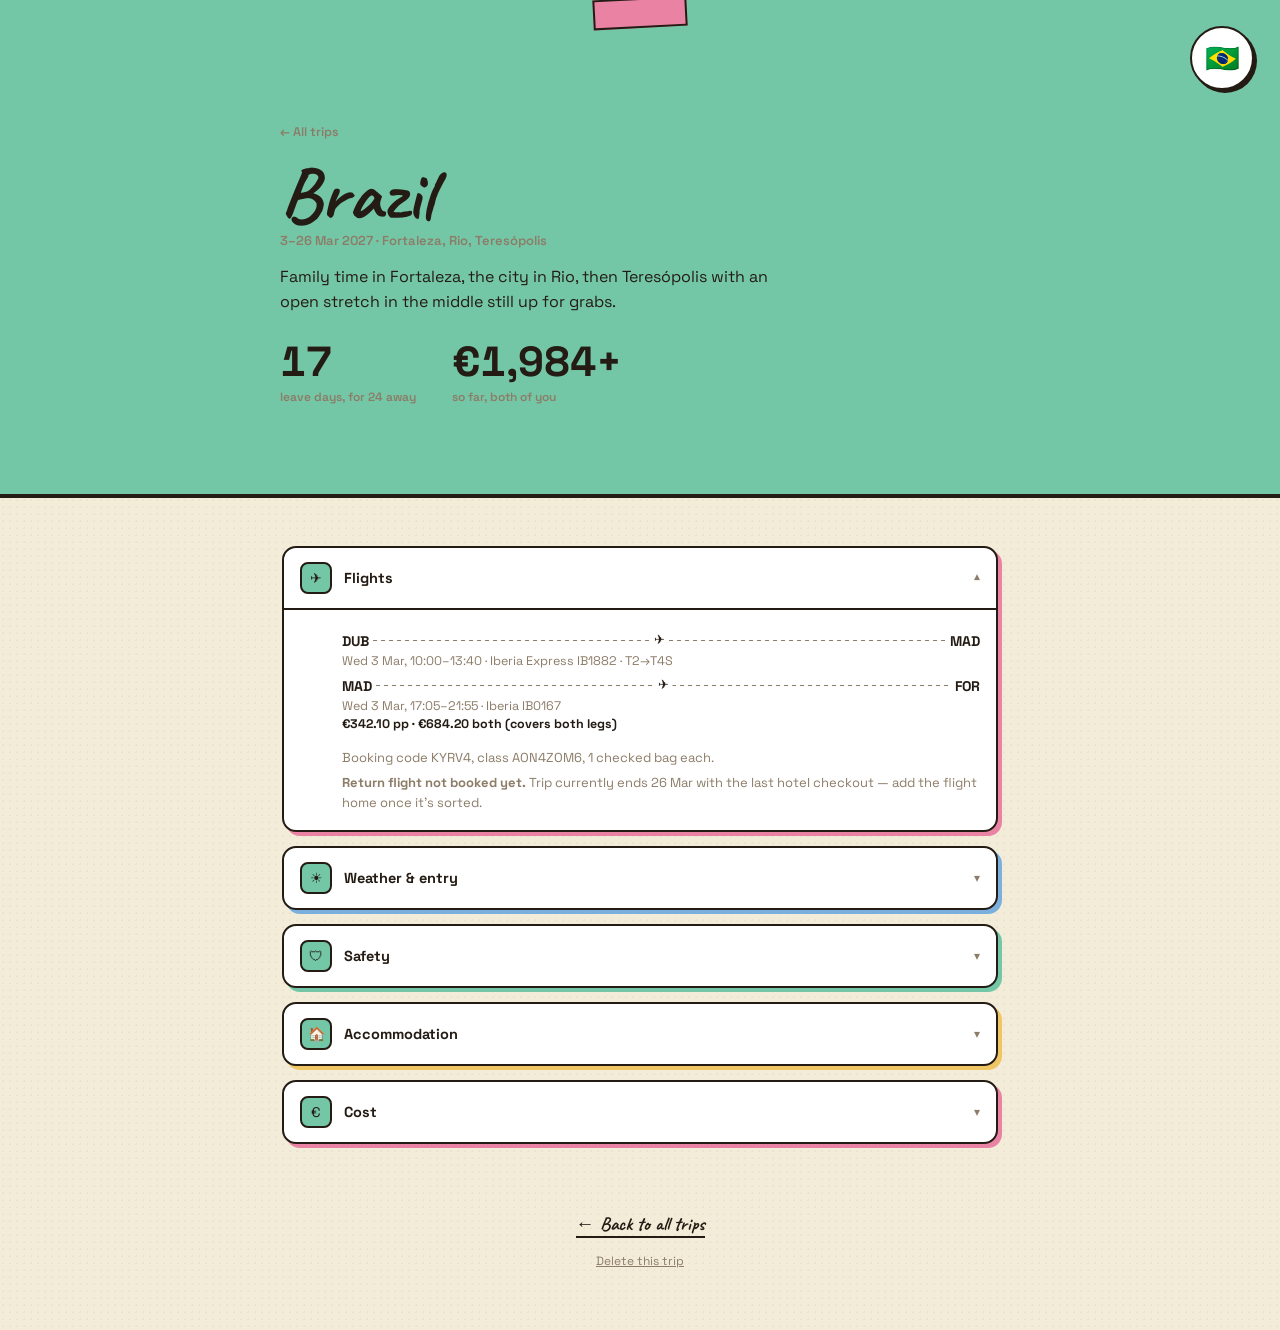
<file: trips/2027-brazil.html>
<!DOCTYPE html>
<html lang="en">
<head>
<meta charset="UTF-8">
<meta name="viewport" content="width=device-width, initial-scale=1.0">
<title>Tripsy · Brazil 2027</title>
<link rel="icon" type="image/svg+xml" href="../favicon.svg">
<link rel="icon" type="image/png" sizes="32x32" href="../favicon-32.png">
<link rel="icon" type="image/png" sizes="16x16" href="../favicon-16.png">
<link rel="apple-touch-icon" href="../apple-touch-icon.png">
<link rel="stylesheet" href="../style.css">
</head>
<body class="brazil-page">

<div class="hero brazil">
  <span class="mark">🇧🇷</span>
  <div class="hero-inner">
    <a class="back" href="../index.html">&larr; All trips</a>
    <span class="flag">🇧🇷</span>
    <h1>Brazil</h1>
    <div class="dates">3&ndash;26 Mar 2027 &middot; Fortaleza, Rio, Teresópolis</div>
    <p class="pitch">Family time in Fortaleza, the city in Rio, then Teresópolis with an open stretch in the middle still up for grabs.</p>
    <div class="heroes">
      <div><div class="num">17</div><div class="lbl">leave days, for 24 away</div></div>
      <div><div class="num">€1,984+</div><div class="lbl">so far, both of you</div></div>
    </div>
  </div>
</div>

<div class="page">

  <div class="acc open">
    <div class="acc-head" onclick="this.parentElement.classList.toggle('open')">
      <span class="chip">&#9992;</span><span class="t">Flights</span><span class="chev">&#9662;</span>
    </div>
    <div class="acc-body"><div class="acc-body-inner">
      <div class="route-line"><div class="pt">DUB</div><div class="dots"><span class="p">&#9992;</span></div><div class="pt">MAD</div></div>
      <div class="leg-meta">Wed 3 Mar, 10:00&ndash;13:40 &middot; Iberia Express IB1882 &middot; T2&rarr;T4S</div>
      <div class="route-line"><div class="pt">MAD</div><div class="dots"><span class="p">&#9992;</span></div><div class="pt">FOR</div></div>
      <div class="leg-meta">Wed 3 Mar, 17:05&ndash;21:55 &middot; Iberia IB0167</div>
      <div class="leg-price">€342.10 pp &middot; €684.20 both (covers both legs)</div>
      <p class="plain">Booking code KYRV4, class AON4ZOM6, 1 checked bag each.</p>
      <p class="plain"><strong>Return flight not booked yet.</strong> Trip currently ends 26 Mar with the last hotel checkout &mdash; add the flight home once it's sorted.</p>
    </div></div>
  </div>

  <div class="acc">
    <div class="acc-head" onclick="this.parentElement.classList.toggle('open')">
      <span class="chip">&#9728;</span><span class="t">Weather &amp; entry</span><span class="chev">&#9662;</span>
    </div>
    <div class="acc-body"><div class="acc-body-inner">
      <div class="kv"><span class="k">Fortaleza</span><span>~30°C, rainy season</span></div>
      <div class="kv"><span class="k">Rio</span><span>29&ndash;31°C, some rain</span></div>
      <div class="kv"><span class="k">Teresópolis</span><span>25&ndash;26°C, cooler</span></div>
      <div class="kv"><span class="k">Entry</span><span>Visa free, 90 days</span></div>
    </div></div>
  </div>

  <div class="acc">
    <div class="acc-head" onclick="this.parentElement.classList.toggle('open')">
      <span class="chip">&#128737;</span><span class="t">Safety</span><span class="chev">&#9662;</span>
    </div>
    <div class="acc-body"><div class="acc-body-inner">
      <p class="plain">Zona Sul in Rio and Teresópolis are both well-touristed. In Rio: stay in Zona Sul, use Uber after dark, keep your phone out of sight on the beach.</p>
    </div></div>
  </div>

  <div class="acc">
    <div class="acc-head" onclick="this.parentElement.classList.toggle('open')">
      <span class="chip">&#127968;</span><span class="t">Accommodation</span><span class="chev">&#9662;</span>
    </div>
    <div class="acc-body"><div class="acc-body-inner">
      <div class="kv"><span class="k">Hotel Luzeiros, Fortaleza &middot; 3&ndash;7 Mar</span><span>€414</span></div>
      <div class="kv"><span class="k">Hotel Astoria Palace, Rio &middot; 7&ndash;11 Mar</span><span>€497</span></div>
      <div class="kv"><span class="k">Intercity Teresópolis &middot; 11&ndash;15 Mar</span><span>€274</span></div>
      <div class="kv"><span class="k">Intercity Teresópolis &middot; 24&ndash;26 Mar</span><span>€115</span></div>
      <div class="kv pop"><span class="k">Confirmed so far</span><span>€1,300</span></div>
      <p class="plain"><strong>15&ndash;24 Mar (9 nights) not decided yet</strong> &mdash; could be one base or split across two or three places.</p>
      <p class="plain">Rental car planned for 12&ndash;25 Mar (13 days), not booked yet &mdash; covers the back half of the first Teresópolis stay, the whole open stretch, and most of the second one.</p>
    </div></div>
  </div>

  <div class="acc">
    <div class="acc-head" onclick="this.parentElement.classList.toggle('open')">
      <span class="chip">&#8364;</span><span class="t">Cost</span><span class="chev">&#9662;</span>
    </div>
    <div class="acc-body"><div class="acc-body-inner">
      <div class="cost-group">
        <div class="cost-title">Flights</div>
        <div class="kv"><span class="k">Dublin &rarr; Fortaleza, via Madrid</span><span>€342.10 pp &middot; €684.20 both</span></div>
        <div class="kv"><span class="k">Return flight</span><span>not booked</span></div>
      </div>
      <div class="cost-group">
        <div class="cost-title">Accommodation</div>
        <div class="kv"><span class="k">Fortaleza, 4 nights</span><span>€207 pp &middot; €414 both</span></div>
        <div class="kv"><span class="k">Rio, 4 nights</span><span>€248.50 pp &middot; €497 both</span></div>
        <div class="kv"><span class="k">Teresópolis, 4 nights</span><span>€137 pp &middot; €274 both</span></div>
        <div class="kv"><span class="k">Teresópolis, 2 nights (return)</span><span>€57.50 pp &middot; €115 both</span></div>
        <div class="kv"><span class="k">15&ndash;24 Mar, 9 nights</span><span>not decided</span></div>
        <div class="kv subtotal"><span class="k">Subtotal, confirmed</span><span>€650 pp &middot; €1,300 both</span></div>
      </div>
      <div class="kv pop total-row"><span class="k">Confirmed so far</span><span>€1,984.20</span></div>
      <div class="kv perperson"><span class="k">Per person, so far</span><span>€992.10</span></div>
      <p class="plain">Still to add: the return flight and the open 9 nights. This total will grow.</p>
    </div></div>
  </div>

</div>

<div class="tripfoot">
  <a href="../index.html">&larr; Back to all trips</a>
  <button class="delete-trip" onclick="deleteTrip('2027-brazil', 'Brazil')">Delete this trip</button>
</div>

<script>
function deleteTrip(slug, name){
  if (!confirm('Delete ' + name + '? This removes the page and its card on the home page. Can\'t be undone from here.')) return;
  fetch('/api/delete-trip', {
    method: 'POST',
    headers: { 'Content-Type': 'application/json' },
    body: JSON.stringify({ slug: slug })
  }).then(function(r){ return r.json().then(function(data){ return { ok: r.ok, data: data }; }); })
    .then(function(result){
      if (!result.ok) { alert(result.data.error || 'Something went wrong.'); return; }
      alert(name + " deleted. It can take up to a minute to disappear from the home page while it redeploys.");
      window.location.href = '../index.html';
    })
    .catch(function(err){ alert('Something went wrong: ' + err.message); });
}
</script>
</body>
</html>
</file>
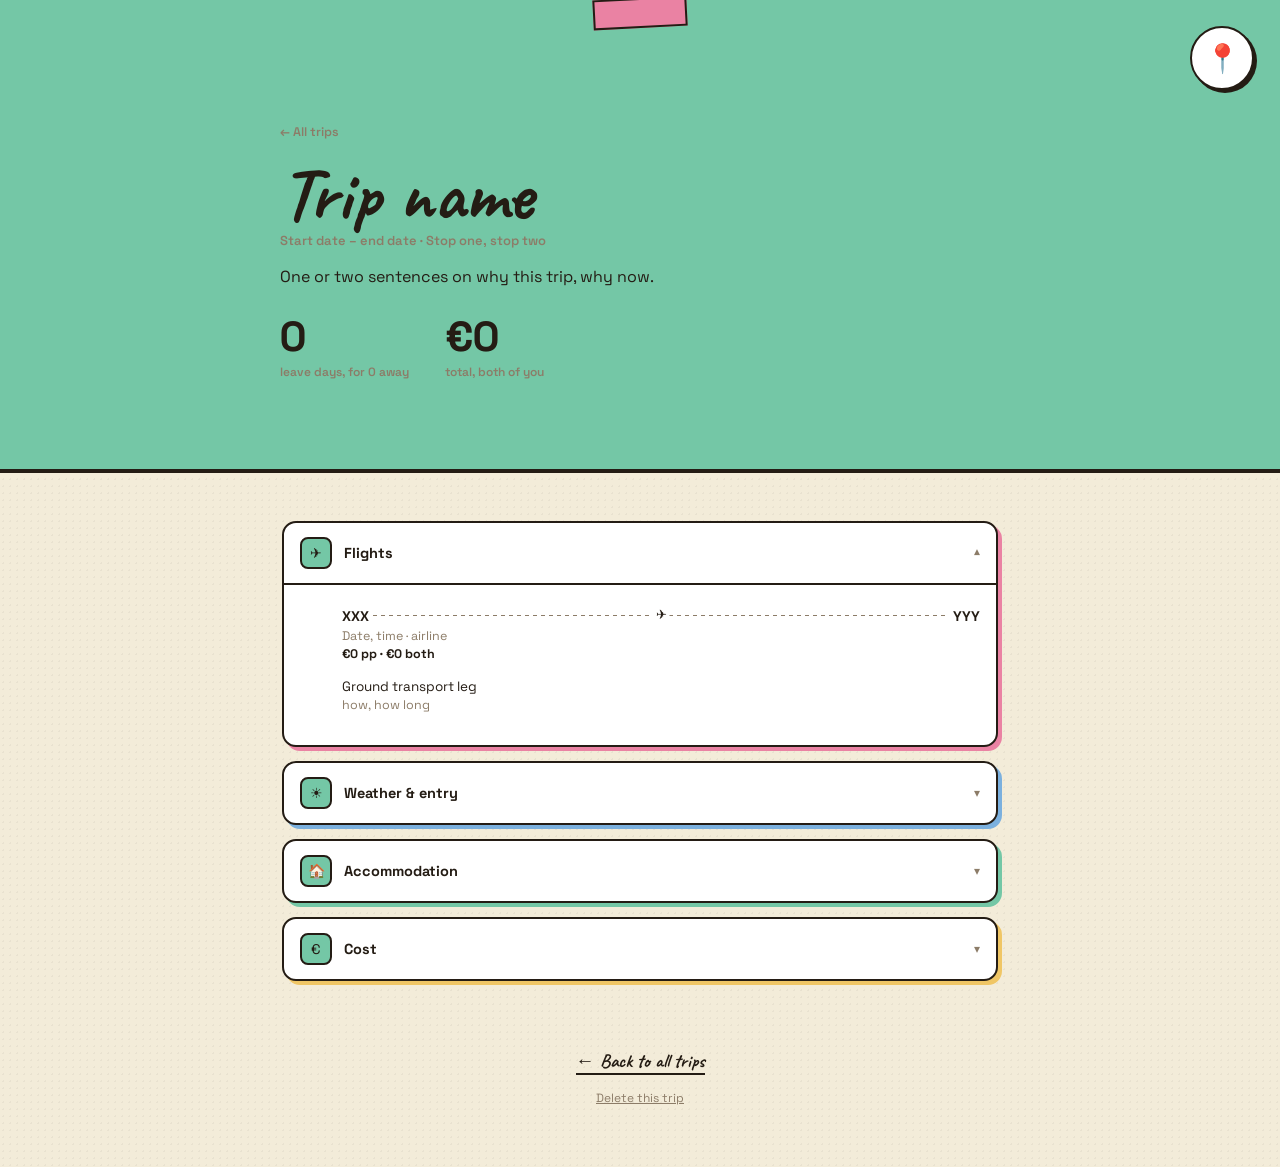
<file: trips/_template.html>
<!DOCTYPE html>
<html lang="en">
<head>
<meta charset="UTF-8">
<meta name="viewport" content="width=device-width, initial-scale=1.0">
<title>Tripsy · Trip name</title>
<link rel="icon" type="image/svg+xml" href="../favicon.svg">
<link rel="icon" type="image/png" sizes="32x32" href="../favicon-32.png">
<link rel="icon" type="image/png" sizes="16x16" href="../favicon-16.png">
<link rel="apple-touch-icon" href="../apple-touch-icon.png">
<link rel="stylesheet" href="../style.css">
</head>
<!-- Swap the body class below for "brazil-page" or "bali-page" to reuse an existing
     accent color, or add a third color pair to style.css (copy the --brazil/--bali
     lines in :root, and the .hero.brazil / .brazil-page rules) for a new one. -->
<body class="brazil-page">

<div class="hero brazil">
  <span class="mark">📍</span>
  <div class="hero-inner">
    <a class="back" href="../index.html">&larr; All trips</a>
    <span class="flag">📍</span>
    <h1>Trip name</h1>
    <div class="dates">Start date &ndash; end date &middot; Stop one, stop two</div>
    <p class="pitch">One or two sentences on why this trip, why now.</p>
    <div class="heroes">
      <div><div class="num">0</div><div class="lbl">leave days, for 0 away</div></div>
      <div><div class="num">€0</div><div class="lbl">total, both of you</div></div>
    </div>
  </div>
</div>

<div class="page">

  <!-- Add a .leg-price line under each flight's .leg-meta (see live examples).
       Skip it for ground transport that was never separately costed.
       If one fare covers a round trip, put the price on the outbound leg
       only and add "(covers the return too)" rather than repeating it. -->
  <div class="acc open">
    <div class="acc-head" onclick="this.parentElement.classList.toggle('open')">
      <span class="chip">&#9992;</span><span class="t">Flights</span><span class="chev">&#9662;</span>
    </div>
    <div class="acc-body"><div class="acc-body-inner">
      <div class="route-line"><div class="pt">XXX</div><div class="dots"><span class="p">&#9992;</span></div><div class="pt">YYY</div></div>
      <div class="leg-meta">Date, time &middot; airline</div>
      <div class="leg-price">€0 pp &middot; €0 both</div>
      <div class="plainleg">Ground transport leg<span>how, how long</span></div>
    </div></div>
  </div>

  <div class="acc">
    <div class="acc-head" onclick="this.parentElement.classList.toggle('open')">
      <span class="chip">&#9728;</span><span class="t">Weather &amp; entry</span><span class="chev">&#9662;</span>
    </div>
    <div class="acc-body"><div class="acc-body-inner">
      <div class="kv"><span class="k">Fill in</span><span>fill in</span></div>
    </div></div>
  </div>

  <div class="acc">
    <div class="acc-head" onclick="this.parentElement.classList.toggle('open')">
      <span class="chip">&#127968;</span><span class="t">Accommodation</span><span class="chev">&#9662;</span>
    </div>
    <div class="acc-body"><div class="acc-body-inner">
      <div class="kv"><span class="k">Fill in</span><span>fill in</span></div>
      <div class="kv pop"><span class="k">Total</span><span>€0</span></div>
    </div></div>
  </div>

  <div class="acc">
    <div class="acc-head" onclick="this.parentElement.classList.toggle('open')">
      <span class="chip">&#8364;</span><span class="t">Cost</span><span class="chev">&#9662;</span>
    </div>
    <div class="acc-body"><div class="acc-body-inner">
      <div class="cost-group">
        <div class="cost-title">Flights</div>
        <div class="kv"><span class="k">Fill in</span><span>€0 pp &middot; €0 both</span></div>
        <div class="kv subtotal"><span class="k">Subtotal</span><span>€0 pp &middot; €0 both</span></div>
      </div>
      <div class="cost-group">
        <div class="cost-title">Accommodation</div>
        <div class="kv"><span class="k">Fill in</span><span>€0 pp &middot; €0 both</span></div>
        <div class="kv subtotal"><span class="k">Subtotal</span><span>€0 pp &middot; €0 both</span></div>
      </div>
      <div class="kv pop total-row"><span class="k">Trip total</span><span>€0</span></div>
      <div class="kv perperson"><span class="k">Per person</span><span>€0</span></div>
    </div></div>
  </div>

</div>

<div class="tripfoot">
  <a href="../index.html">&larr; Back to all trips</a>
  <!-- Update the slug and name below to match this trip -->
  <button class="delete-trip" onclick="deleteTrip('your-trip-slug', 'Trip name')">Delete this trip</button>
</div>

<script>
function deleteTrip(slug, name){
  if (!confirm('Delete ' + name + '? This removes the page and its card on the home page. Can\'t be undone from here.')) return;
  fetch('/api/delete-trip', {
    method: 'POST',
    headers: { 'Content-Type': 'application/json' },
    body: JSON.stringify({ slug: slug })
  }).then(function(r){ return r.json().then(function(data){ return { ok: r.ok, data: data }; }); })
    .then(function(result){
      if (!result.ok) { alert(result.data.error || 'Something went wrong.'); return; }
      alert(name + " deleted. It can take up to a minute to disappear from the home page while it redeploys.");
      window.location.href = '../index.html';
    })
    .catch(function(err){ alert('Something went wrong: ' + err.message); });
}
</script>
</body>
</html>
</file>
<file: style.css>
@import url('https://fonts.googleapis.com/css2?family=Caveat:wght@600;700&family=Space+Grotesk:wght@500;600;700&display=swap');

:root{
  --pink:#EA82A3; --mint:#74C7A6; --yellow:#F0C665; --sky:#7BB0DE;
  --paper:#F3ECD9; --ink:#241C14; --muted:#8C7C68; --rule:#E4D9BF;
}
*{ box-sizing:border-box; }
body{
  margin:0; background:var(--paper);
  background-image:radial-gradient(circle, rgba(0,0,0,0.045) 1px, transparent 1px);
  background-size:7px 7px;
  color:var(--ink); font-family:'Space Grotesk',-apple-system,'Segoe UI',sans-serif;
}
a{ color:inherit; }
@media (prefers-reduced-motion: reduce){ * { transition:none !important; } }

/* ---------- trip hero (one per page) ---------- */
.hero{ position:relative; color:var(--ink); padding:60px 22px 44px; border-bottom:4px solid var(--ink); }
@media (min-width:700px){ .hero{ padding:96px 40px 72px; } }
@media (min-width:1080px){ .hero{ padding:120px 40px 88px; } }
.hero.brazil{ background:var(--mint); }
.hero.bali{ background:var(--yellow); }
.hero.pink{ background:var(--pink); }
.hero.sky{ background:var(--sky); }
.hero::before{
  content:''; position:absolute; top:-2px; left:50%; transform:translateX(-50%) rotate(-3deg);
  width:90px; height:26px; border:2px solid var(--ink); background:var(--pink); z-index:3;
}
.hero.bali::before{ background:var(--sky); }
.hero.pink::before{ background:var(--mint); }
.hero.sky::before{ background:var(--yellow); }
.hero .mark{
  position:absolute; top:18px; right:18px; z-index:3; width:52px; height:52px; border-radius:50%;
  background:#fff; border:2px solid var(--ink); box-shadow:3px 3px 0 var(--ink);
  display:flex; align-items:center; justify-content:center; font-size:22px; line-height:1;
  pointer-events:none; user-select:none;
}
@media (min-width:700px){ .hero .mark{ top:26px; right:26px; width:64px; height:64px; font-size:28px; } }
.hero-inner{ max-width:620px; margin:0 auto; position:relative; z-index:2; }
@media (min-width:1080px){ .hero-inner{ max-width:720px; } }
.hero .back{ display:inline-block; font-size:12.5px; color:var(--muted); font-weight:600; text-decoration:none; margin-bottom:20px; }
.hero .flag{ display:none; }
.hero h1{ font-family:'Caveat',cursive; font-size:50px; font-weight:700; margin:0 0 4px; line-height:0.9; }
@media (min-width:480px){ .hero h1{ font-size:64px; } }
@media (min-width:1080px){ .hero h1{ font-size:76px; } }
.hero .dates{ font-size:13px; color:var(--muted); font-weight:600; margin-bottom:6px; }
.hero .pitch{ font-size:14.5px; color:var(--ink); line-height:1.55; max-width:440px; margin-bottom:26px; }
@media (min-width:1080px){ .hero .pitch{ font-size:16px; max-width:520px; } }
.hero .heroes{ display:flex; gap:30px; flex-wrap:wrap; }
@media (min-width:480px){ .hero .heroes{ gap:36px; } }
.hero .num{ font-family:'Space Grotesk',sans-serif; font-size:32px; font-weight:700; line-height:1; font-variant-numeric:tabular-nums; }
@media (min-width:480px){ .hero .num{ font-size:36px; } }
@media (min-width:1080px){ .hero .num{ font-size:42px; } }
.hero .lbl{ font-size:12px; color:var(--muted); font-weight:600; margin-top:6px; max-width:160px; line-height:1.4; }

/* ---------- body / detail ---------- */
.page{ max-width:680px; margin:0 auto; padding:32px 18px 20px; }
@media (min-width:480px){ .page{ padding:36px 22px 20px; } }
@media (min-width:1080px){ .page{ max-width:760px; padding:48px 22px 20px; } }

.tabrow{ display:flex; flex-wrap:wrap; gap:8px; margin-bottom:22px; }
.tabrow button{
  background:#fff; border:2px solid var(--ink); border-radius:20px; cursor:pointer;
  font-family:'Space Grotesk',sans-serif; font-size:12.5px; font-weight:600;
  color:var(--muted); padding:8px 14px; margin:0; -webkit-tap-highlight-color:transparent;
}
.tabrow button.on{ color:var(--ink); background:var(--mint); }
.bali-page .tabrow button.on{ background:var(--yellow); }
.pink-page .tabrow button.on{ background:var(--pink); }
.sky-page .tabrow button.on{ background:var(--sky); }
.tabpane{ display:none; } .tabpane.on{ display:block; }

.tab-card{
  background:#fff; border:2px solid var(--ink); border-radius:14px; padding:16px 18px;
}
.tab-card.sky{ box-shadow:4px 4px 0 var(--sky); }
.tab-card.mint{ box-shadow:4px 4px 0 var(--mint); }
.tab-card.yellow{ box-shadow:4px 4px 0 var(--yellow); }

.kv{ display:flex; justify-content:space-between; gap:14px; font-size:13.5px; padding:6px 0; border-bottom:1px solid var(--rule); color:var(--ink); }
.kv:last-child{ border-bottom:none; }
.kv .k{ color:var(--muted); }
.kv.pop{ font-weight:700; color:var(--ink); }
.note{ font-size:12.5px; color:var(--muted); line-height:1.6; margin-top:8px; }

.acc{
  border:2px solid var(--ink); border-radius:14px; margin-bottom:14px; overflow:hidden; background:#fff;
}
.acc:nth-of-type(4n+1){ box-shadow:4px 4px 0 var(--pink); }
.acc:nth-of-type(4n+2){ box-shadow:4px 4px 0 var(--sky); }
.acc:nth-of-type(4n+3){ box-shadow:4px 4px 0 var(--mint); }
.acc:nth-of-type(4n+4){ box-shadow:4px 4px 0 var(--yellow); }
.acc-head{ display:flex; align-items:center; gap:10px; padding:13px 14px; cursor:pointer; -webkit-tap-highlight-color:transparent; }
@media (min-width:480px){ .acc-head{ gap:12px; padding:14px 16px; } }
.acc-head .chip{
  width:30px; height:30px; border-radius:8px; border:2px solid var(--ink); flex:none; font-size:13px;
  display:flex; align-items:center; justify-content:center;
}
@media (min-width:480px){ .acc-head .chip{ width:32px; height:32px; font-size:14px; } }
.brazil-page .chip{ background:var(--mint); }
.bali-page .chip{ background:var(--yellow); }
.pink-page .chip{ background:var(--pink); }
.sky-page .chip{ background:var(--sky); }
.acc-head .t{ font-weight:700; font-size:14px; flex:1; color:var(--ink); }
@media (min-width:480px){ .acc-head .t{ font-size:14.5px; } }
.acc-head .chev{ transition:transform 0.25s ease; color:var(--muted); font-size:12px; }
.acc.open .chev{ transform:rotate(180deg); }
.acc-body{ max-height:0; overflow:hidden; transition:max-height 0.35s ease; }
.acc.open .acc-body{ max-height:1600px; }
.acc-body-inner{
  padding:14px 14px 16px 46px; border-top:2px solid var(--ink); margin-top:0;
}
@media (min-width:480px){ .acc-body-inner{ padding:14px 16px 16px 58px; } }

.route-line{ display:flex; align-items:center; gap:4px; margin:8px 0 3px; }
.route-line .pt{ font-weight:700; font-size:14px; color:var(--ink); }
.route-line .dots{ flex:1; height:1px; background:repeating-linear-gradient(to right, var(--muted) 0 4px, transparent 4px 8px); position:relative; }
.route-line .dots .p{ position:absolute; left:50%; top:-9px; transform:translateX(-50%); background:#fff; padding:0 3px; font-size:13px; }
.leg-meta{ font-size:12.5px; color:var(--muted); margin-bottom:2px; }
.leg-price{ font-size:12.5px; font-weight:700; color:var(--ink); margin-bottom:16px; }
.plainleg{ font-size:13.5px; margin-bottom:16px; color:var(--ink); }
.plainleg span{ display:block; color:var(--muted); font-size:12.5px; margin-top:2px; }
.tag{ font-size:9px; font-weight:700; color:#fff; background:var(--ink); padding:2px 7px; border-radius:3px; margin-left:6px; }
p.plain{ font-size:13px; color:var(--muted); line-height:1.6; margin:4px 0 0; }

.cost-group{ margin-bottom:18px; }
.cost-group:last-of-type{ margin-bottom:0; }
.cost-title{ font-family:'Caveat',cursive; font-weight:700; font-size:16px; color:var(--ink); margin-bottom:2px; }
.kv.subtotal{ border-top:1px solid var(--rule); font-weight:700; margin-top:2px; }
.kv.total-row{ border-top:2px solid var(--ink); border-bottom:none; padding-top:12px; margin-top:8px; font-size:15px; }
.kv.perperson{ border-bottom:none; color:var(--muted); font-size:12.5px; padding-top:2px; }

/* per-trip footer strip */
.tripfoot{ text-align:center; padding:34px 24px 60px; }
.tripfoot a{ font-family:'Caveat',cursive; font-weight:700; font-size:19px; color:var(--ink); text-decoration:none; border-bottom:2px solid var(--ink); }
.tripfoot .delete-trip{
  display:block; margin:16px auto 0; background:none; border:none; cursor:pointer;
  font-family:'Space Grotesk',sans-serif; font-size:12px; color:var(--muted); text-decoration:underline;
}
.tripfoot .delete-trip:hover{ color:var(--pink); }
</file>
